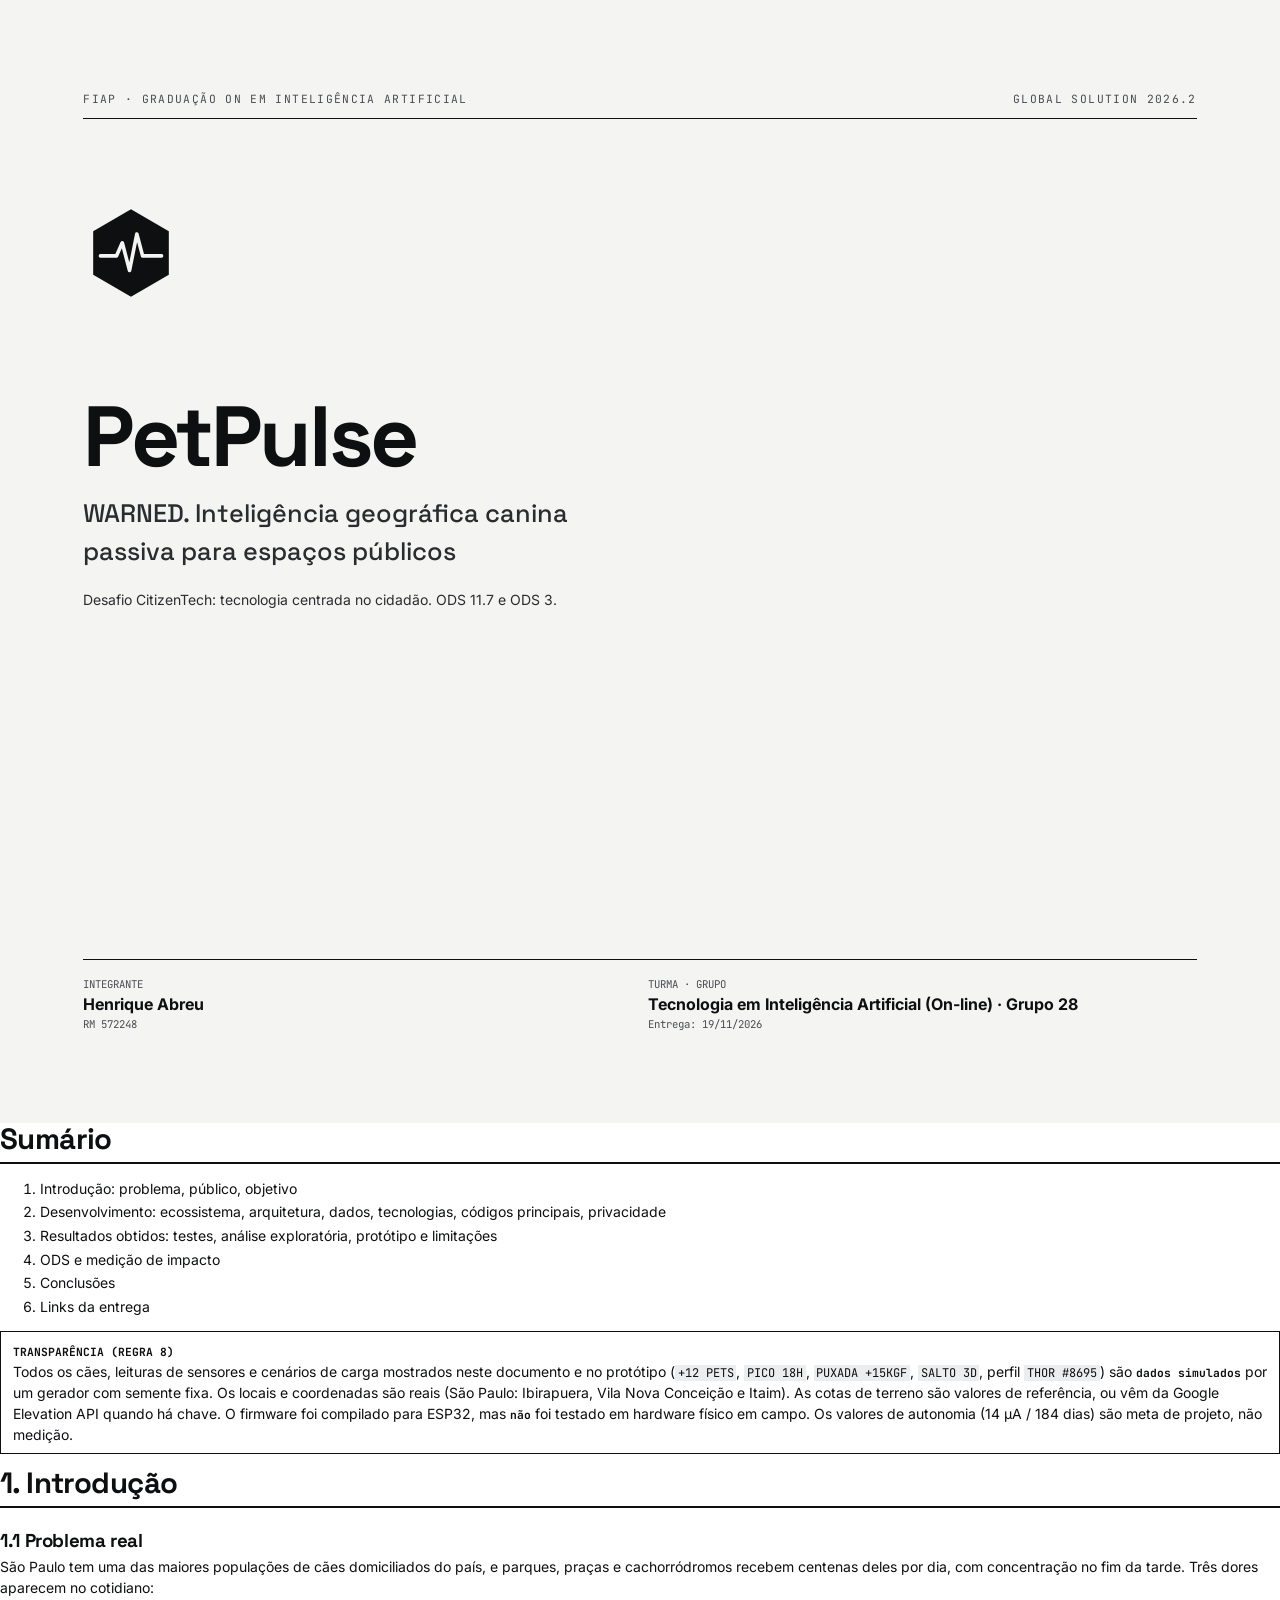
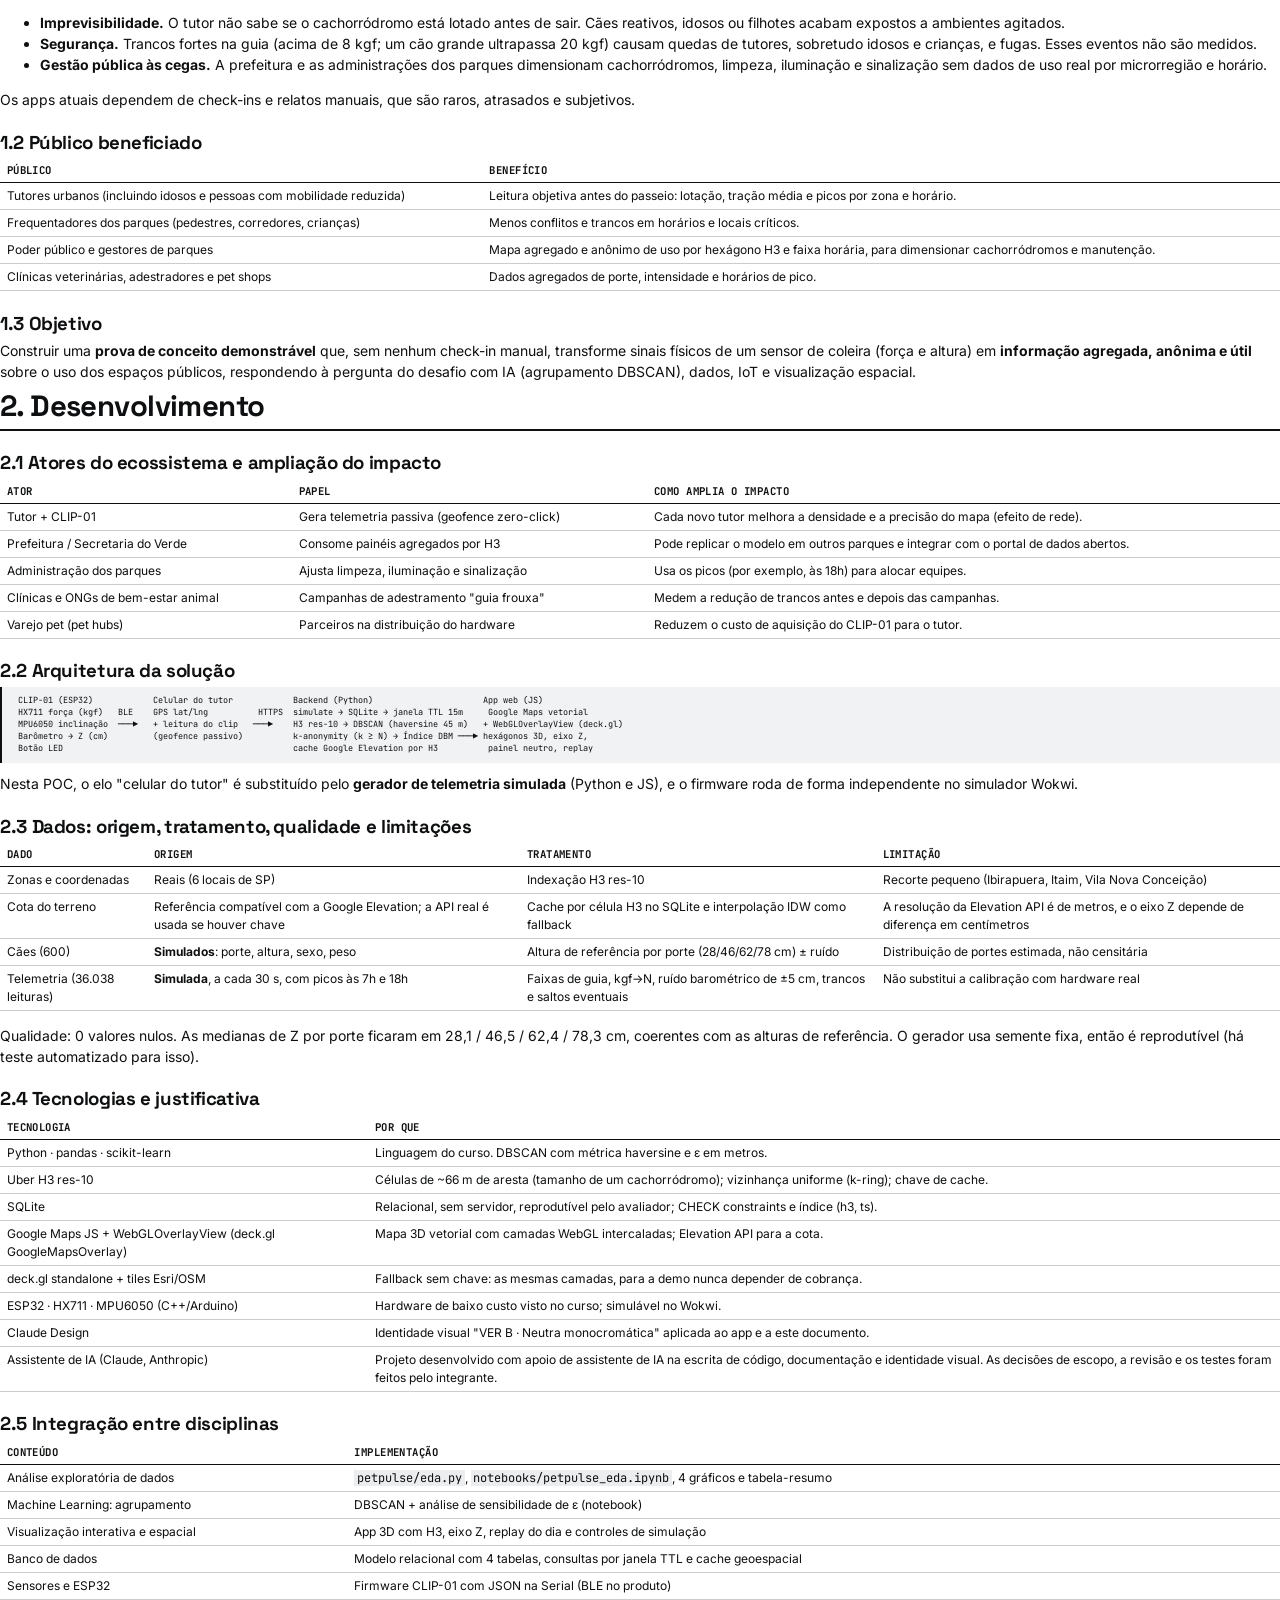
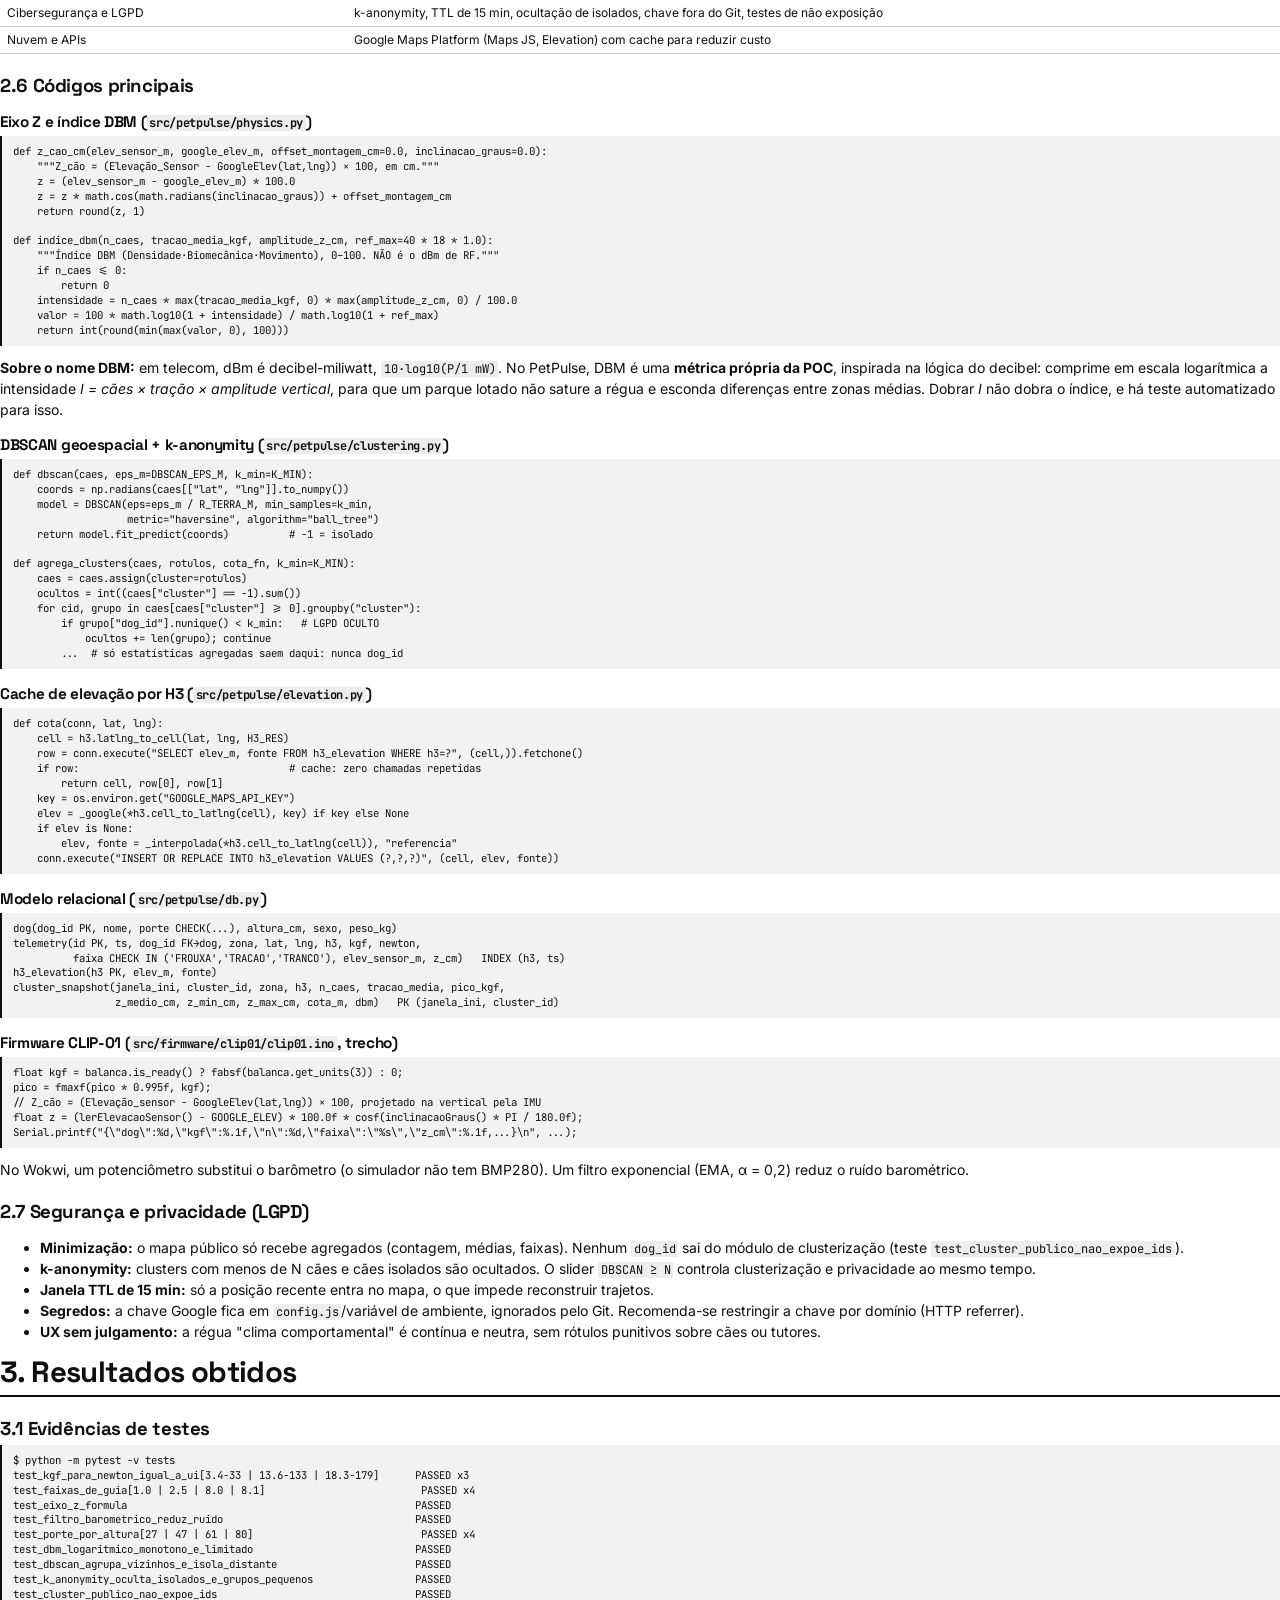
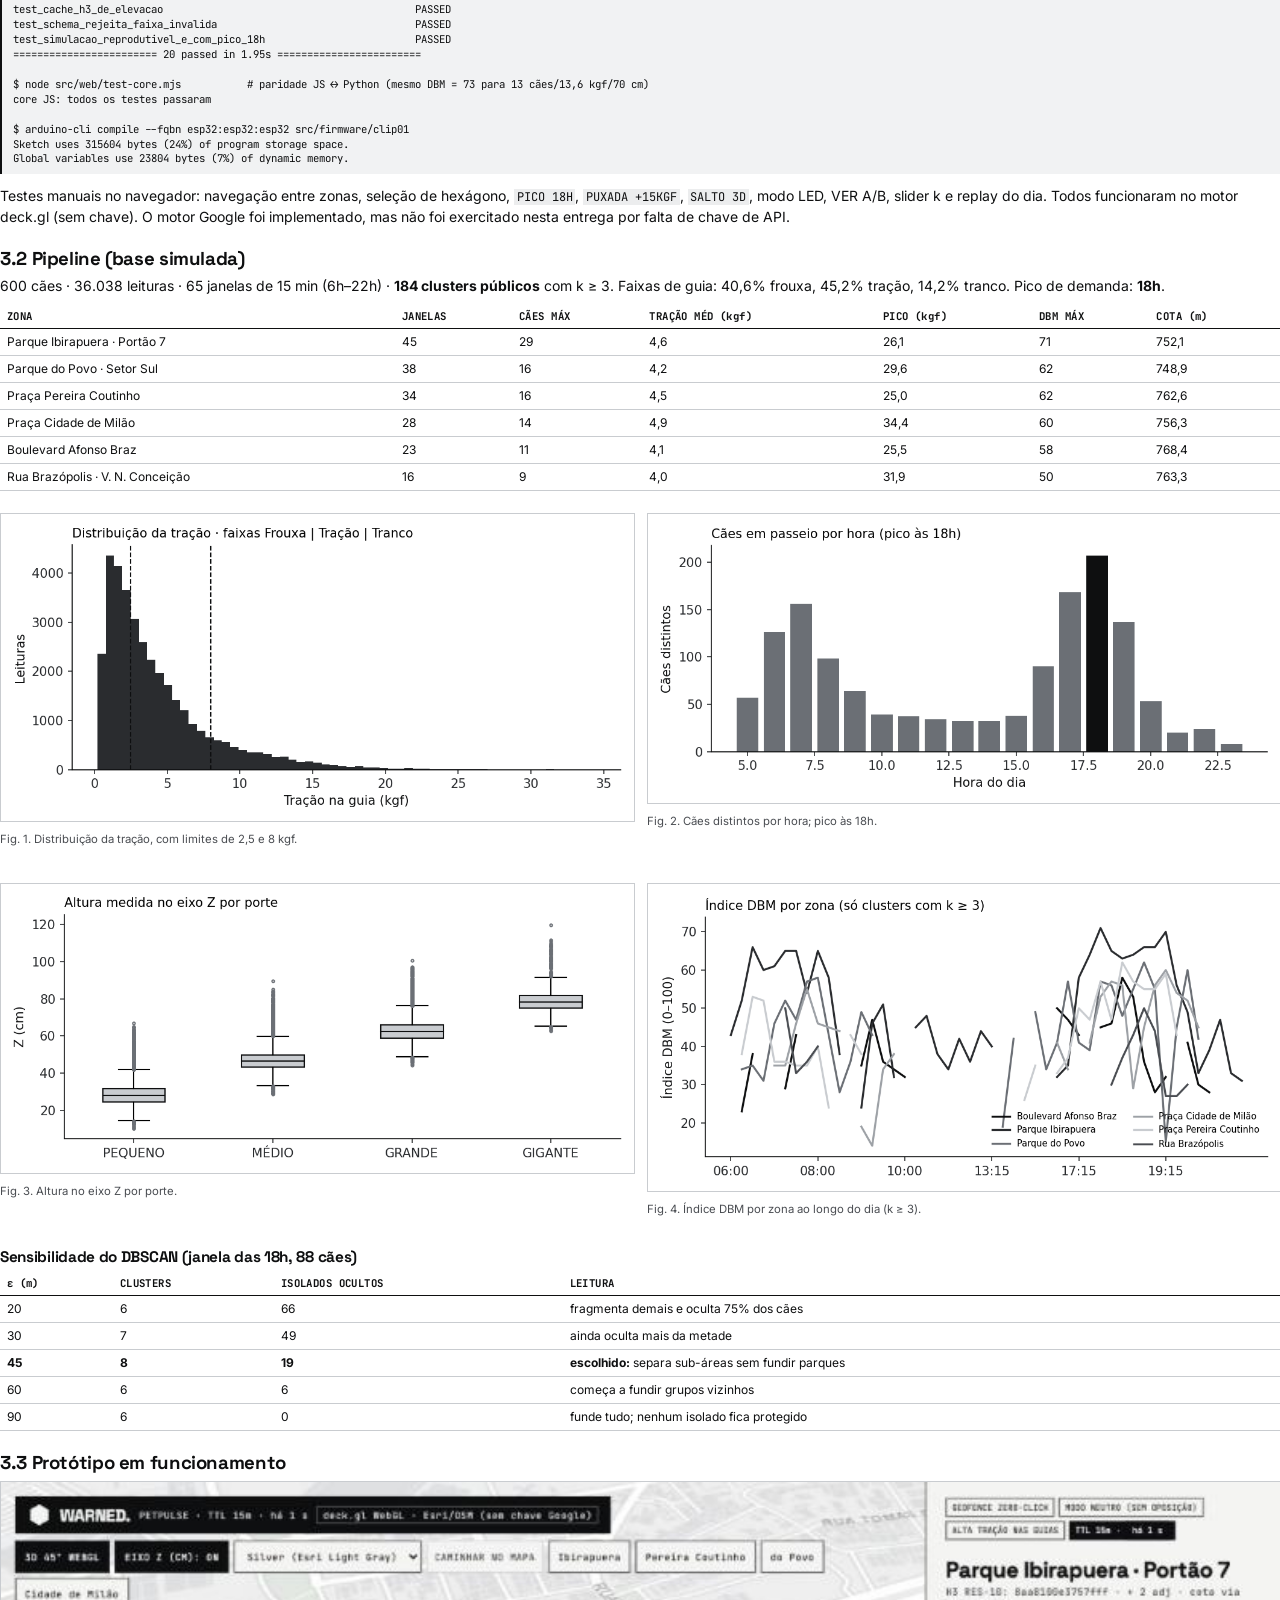
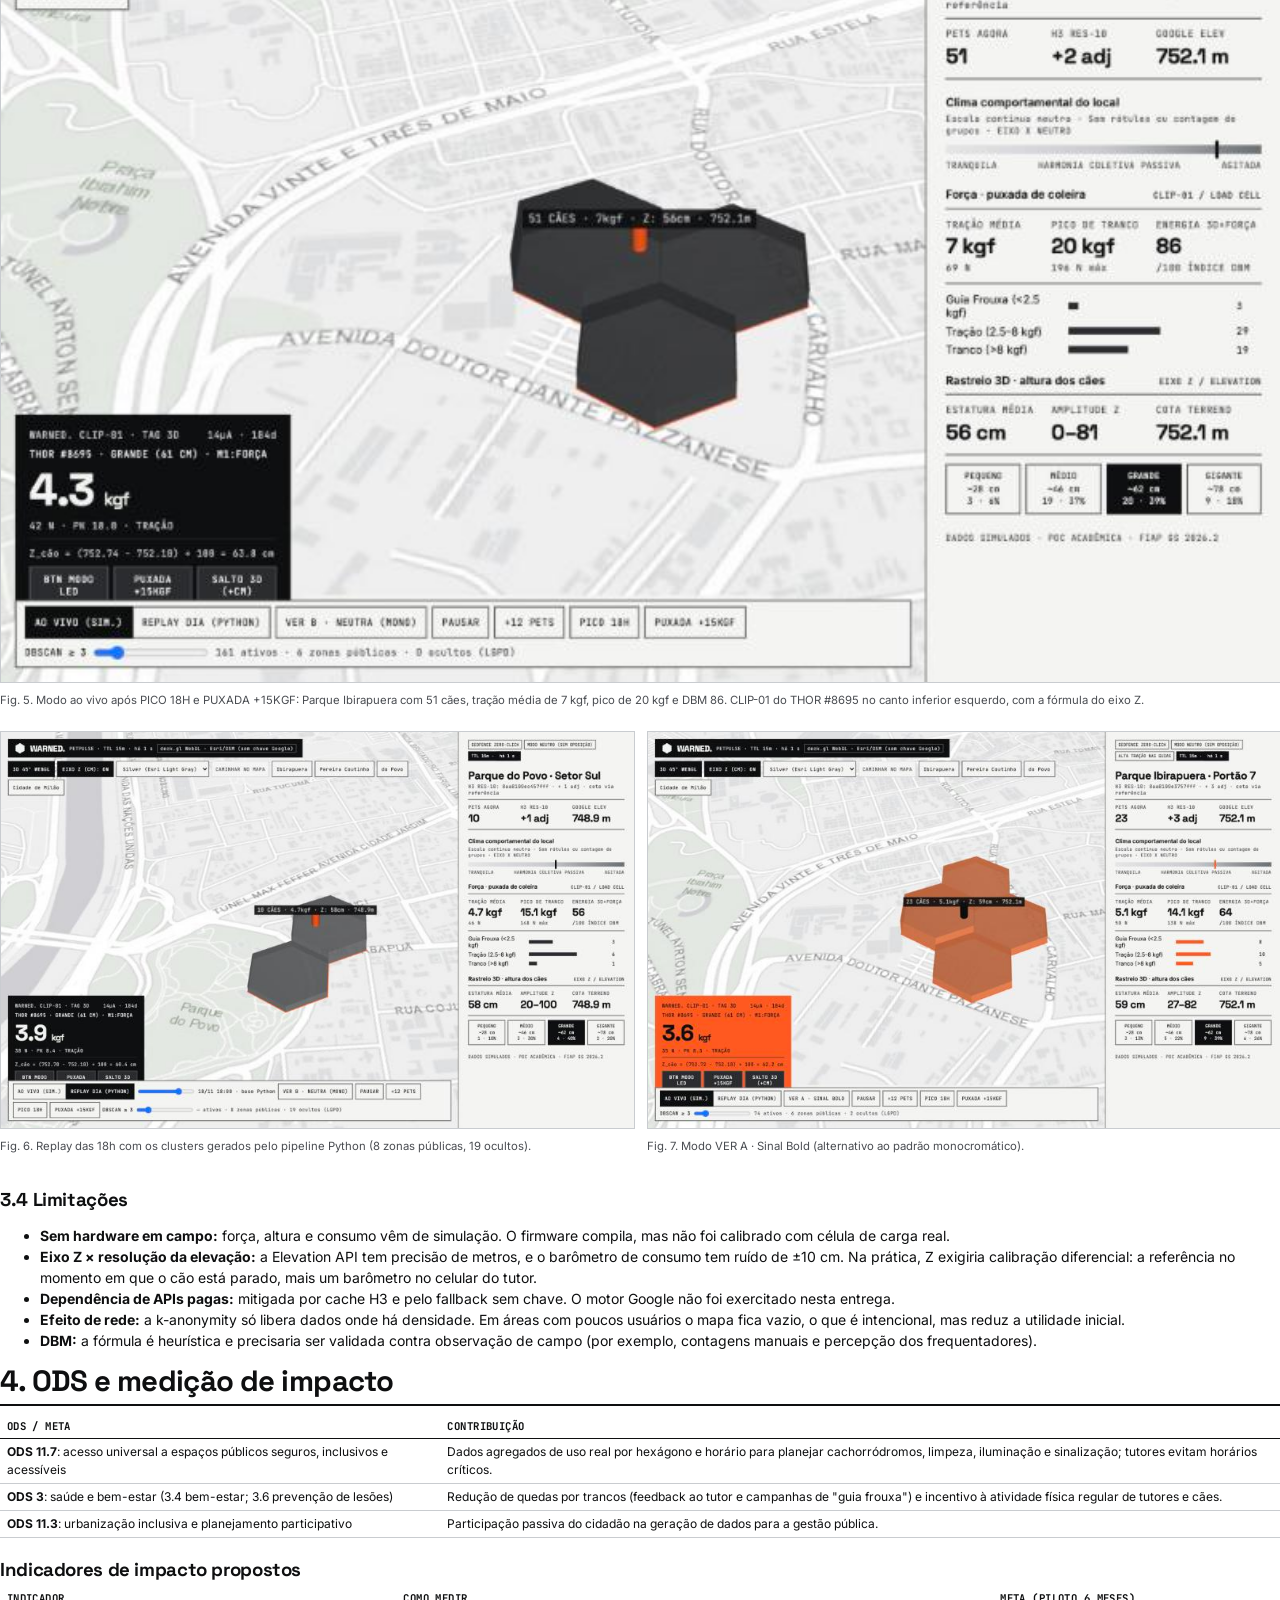
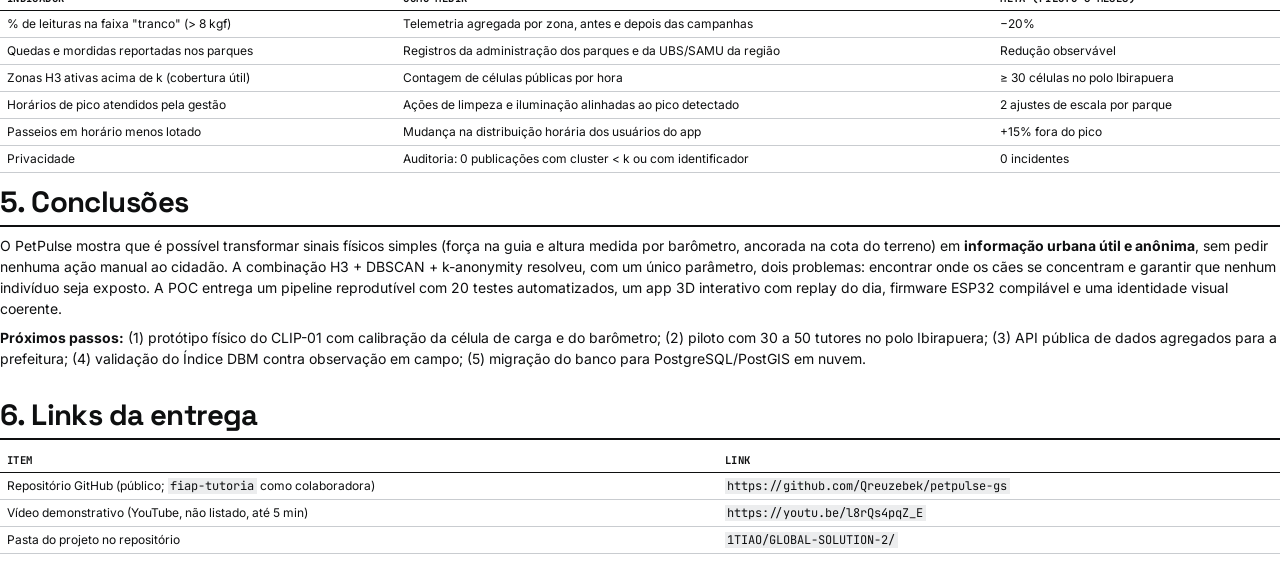
<file: 1TIAO/GLOBAL-SOLUTION-2/docs/entrega.html>
<!doctype html>
<html lang="pt-BR">
<head>
<meta charset="utf-8">
<title>PetPulse WARNED — Global Solution 2026.2</title>
<link href="https://fonts.googleapis.com/css2?family=Space+Grotesk:wght@500;700&family=Inter:wght@400;600&family=JetBrains+Mono:wght@400;600&display=swap" rel="stylesheet">
<style>
@page{size:A4;margin:18mm 18mm 20mm}
@page:first{margin:0}
:root{--ink:#0E0F10;--graf:#2A2C2F;--aco:#6B6F75;--nev:#C9CCD0;--bg:#F4F4F2;--dim:#4A4D52}
body{font-family:Inter,sans-serif;color:var(--ink);font-size:10.5pt;line-height:1.5;margin:0}
h1,h2,h3{font-family:'Space Grotesk',sans-serif;letter-spacing:-.02em;line-height:1.15}
h1{font-size:22pt;margin:0 0 6pt;border-bottom:1.5pt solid var(--ink);padding-bottom:4pt;break-after:avoid}
h2{font-size:14pt;margin:16pt 0 4pt;break-after:avoid}
h3{font-size:11.5pt;margin:12pt 0 3pt;break-after:avoid}
p{margin:0 0 6pt}
.mono,code,pre{font-family:'JetBrains Mono',monospace}
code{font-size:9pt;background:#ECEDEE;padding:0 2pt}
pre{font-size:8pt;line-height:1.4;background:#F1F2F3;border-left:2pt solid var(--ink);padding:6pt 8pt;white-space:pre-wrap;break-inside:avoid;margin:4pt 0 8pt}
table{border-collapse:collapse;width:100%;font-size:9pt;margin:4pt 0 10pt;break-inside:avoid}
th,td{border-bottom:.6pt solid var(--nev);padding:3pt 5pt;text-align:left;vertical-align:top}
th{border-bottom:1pt solid var(--ink);font-family:'JetBrains Mono',monospace;font-size:8pt;letter-spacing:.04em}
figure{margin:6pt 0 10pt;break-inside:avoid}
figure img{width:100%;border:.6pt solid var(--nev)}
figcaption{font-size:8.5pt;color:var(--dim);margin-top:3pt}
.half{display:grid;grid-template-columns:1fr 1fr;gap:10pt}
.note{border:1pt solid var(--ink);padding:6pt 9pt;margin:6pt 0 10pt;break-inside:avoid}
.note b{font-family:'JetBrains Mono',monospace;font-size:8.5pt}
section{break-before:page}
.cover{height:297mm;box-sizing:border-box;background:var(--bg);padding:24mm 22mm;display:flex;flex-direction:column;gap:14pt}
.cover .top{display:flex;justify-content:space-between;font-family:'JetBrains Mono',monospace;font-size:8.5pt;letter-spacing:.12em;color:var(--dim);border-bottom:1pt solid var(--ink);padding-bottom:8pt}
.cover .t1{font-family:'Space Grotesk',sans-serif;font-weight:700;font-size:64pt;letter-spacing:-.04em;line-height:.9;margin-top:60pt}
.cover .t2{font-family:'Space Grotesk',sans-serif;font-weight:500;font-size:19pt;color:var(--graf);max-width:150mm}
.cover .who{margin-top:auto;display:grid;grid-template-columns:1fr 1fr;gap:12pt;border-top:1pt solid var(--ink);padding-top:12pt}
.cover .who span{display:block;font-family:'JetBrains Mono',monospace;font-size:8pt;color:var(--dim)}
.cover .who b{font-size:12pt}
.toc li{margin:2pt 0}
</style>
</head>
<body>

<div class="cover">
  <div class="top"><span>FIAP · GRADUAÇÃO ON EM INTELIGÊNCIA ARTIFICIAL</span><span>GLOBAL SOLUTION 2026.2</span></div>
  <svg width="96" height="96" viewBox="0 0 132 132" style="margin-top:50pt"><polygon points="66,6 118,36 118,96 66,126 14,96 14,36" fill="#0E0F10"/><polyline points="24,70 46,70 54,52 64,90 74,40 82,70 108,70" fill="none" stroke="#F4F4F2" stroke-width="5" stroke-linejoin="round" stroke-linecap="round"/></svg>
  <div class="t1">PetPulse</div>
  <div class="t2">WARNED. Inteligência geográfica canina passiva para espaços públicos</div>
  <p style="max-width:140mm;color:#2A2C2F">Desafio CitizenTech: tecnologia centrada no cidadão. ODS 11.7 e ODS 3.</p>
  <div class="who">
    <div><span>INTEGRANTE</span><b>Henrique Abreu</b><br><span>RM 572248</span></div>
    <div><span>TURMA · GRUPO</span><b>Tecnologia em Inteligência Artificial (On-line) · Grupo 28</b><br><span>Entrega: 19/11/2026</span></div>
  </div>
</div>

<section style="break-before:auto">
<h1>Sumário</h1>
<ol class="toc">
  <li>Introdução: problema, público, objetivo</li>
  <li>Desenvolvimento: ecossistema, arquitetura, dados, tecnologias, códigos principais, privacidade</li>
  <li>Resultados obtidos: testes, análise exploratória, protótipo e limitações</li>
  <li>ODS e medição de impacto</li>
  <li>Conclusões</li>
  <li>Links da entrega</li>
</ol>
<div class="note"><b>TRANSPARÊNCIA (REGRA 8)</b><br>
Todos os cães, leituras de sensores e cenários de carga mostrados neste documento e no protótipo (<code>+12 PETS</code>, <code>PICO 18H</code>, <code>PUXADA +15KGF</code>, <code>SALTO 3D</code>, perfil <code>THOR #8695</code>) são <b>dados simulados</b> por um gerador com semente fixa. Os locais e coordenadas são reais (São Paulo: Ibirapuera, Vila Nova Conceição e Itaim). As cotas de terreno são valores de referência, ou vêm da Google Elevation API quando há chave. O firmware foi compilado para ESP32, mas <b>não</b> foi testado em hardware físico em campo. Os valores de autonomia (14 µA / 184 dias) são meta de projeto, não medição.</div>
</section>

<section style="break-before:auto">
<h1>1. Introdução</h1>
<h2>1.1 Problema real</h2>
<p>São Paulo tem uma das maiores populações de cães domiciliados do país, e parques, praças e cachorródromos recebem centenas deles por dia, com concentração no fim da tarde. Três dores aparecem no cotidiano:</p>
<ul>
<li><b>Imprevisibilidade.</b> O tutor não sabe se o cachorródromo está lotado antes de sair. Cães reativos, idosos ou filhotes acabam expostos a ambientes agitados.</li>
<li><b>Segurança.</b> Trancos fortes na guia (acima de 8 kgf; um cão grande ultrapassa 20 kgf) causam quedas de tutores, sobretudo idosos e crianças, e fugas. Esses eventos não são medidos.</li>
<li><b>Gestão pública às cegas.</b> A prefeitura e as administrações dos parques dimensionam cachorródromos, limpeza, iluminação e sinalização sem dados de uso real por microrregião e horário.</li>
</ul>
<p>Os apps atuais dependem de check-ins e relatos manuais, que são raros, atrasados e subjetivos.</p>

<h2>1.2 Público beneficiado</h2>
<table>
<tr><th>PÚBLICO</th><th>BENEFÍCIO</th></tr>
<tr><td>Tutores urbanos (incluindo idosos e pessoas com mobilidade reduzida)</td><td>Leitura objetiva antes do passeio: lotação, tração média e picos por zona e horário.</td></tr>
<tr><td>Frequentadores dos parques (pedestres, corredores, crianças)</td><td>Menos conflitos e trancos em horários e locais críticos.</td></tr>
<tr><td>Poder público e gestores de parques</td><td>Mapa agregado e anônimo de uso por hexágono H3 e faixa horária, para dimensionar cachorródromos e manutenção.</td></tr>
<tr><td>Clínicas veterinárias, adestradores e pet shops</td><td>Dados agregados de porte, intensidade e horários de pico.</td></tr>
</table>

<h2>1.3 Objetivo</h2>
<p>Construir uma <b>prova de conceito demonstrável</b> que, sem nenhum check-in manual, transforme sinais físicos de um sensor de coleira (força e altura) em <b>informação agregada, anônima e útil</b> sobre o uso dos espaços públicos, respondendo à pergunta do desafio com IA (agrupamento DBSCAN), dados, IoT e visualização espacial.</p>
</section>

<section>
<h1>2. Desenvolvimento</h1>
<h2>2.1 Atores do ecossistema e ampliação do impacto</h2>
<table>
<tr><th>ATOR</th><th>PAPEL</th><th>COMO AMPLIA O IMPACTO</th></tr>
<tr><td>Tutor + CLIP-01</td><td>Gera telemetria passiva (geofence zero-click)</td><td>Cada novo tutor melhora a densidade e a precisão do mapa (efeito de rede).</td></tr>
<tr><td>Prefeitura / Secretaria do Verde</td><td>Consome painéis agregados por H3</td><td>Pode replicar o modelo em outros parques e integrar com o portal de dados abertos.</td></tr>
<tr><td>Administração dos parques</td><td>Ajusta limpeza, iluminação e sinalização</td><td>Usa os picos (por exemplo, às 18h) para alocar equipes.</td></tr>
<tr><td>Clínicas e ONGs de bem-estar animal</td><td>Campanhas de adestramento "guia frouxa"</td><td>Medem a redução de trancos antes e depois das campanhas.</td></tr>
<tr><td>Varejo pet (pet hubs)</td><td>Parceiros na distribuição do hardware</td><td>Reduzem o custo de aquisição do CLIP-01 para o tutor.</td></tr>
</table>

<h2>2.2 Arquitetura da solução</h2>
<pre style="white-space:pre;font-size:6.4pt">
 CLIP-01 (ESP32)            Celular do tutor            Backend (Python)                      App web (JS)
 HX711 força (kgf)   BLE    GPS lat/lng          HTTPS  simulate → SQLite → janela TTL 15m     Google Maps vetorial
 MPU6050 inclinação  ───▶   + leitura do clip   ───▶    H3 res-10 → DBSCAN (haversine 45 m)   + WebGLOverlayView (deck.gl)
 Barômetro → Z (cm)         (geofence passivo)          k-anonymity (k ≥ N) → Índice DBM ───▶ hexágonos 3D, eixo Z,
 Botão LED                                              cache Google Elevation por H3          painel neutro, replay
</pre>
<p>Nesta POC, o elo "celular do tutor" é substituído pelo <b>gerador de telemetria simulada</b> (Python e JS), e o firmware roda de forma independente no simulador Wokwi.</p>

<h2>2.3 Dados: origem, tratamento, qualidade e limitações</h2>
<table>
<tr><th>DADO</th><th>ORIGEM</th><th>TRATAMENTO</th><th>LIMITAÇÃO</th></tr>
<tr><td>Zonas e coordenadas</td><td>Reais (6 locais de SP)</td><td>Indexação H3 res-10</td><td>Recorte pequeno (Ibirapuera, Itaim, Vila Nova Conceição)</td></tr>
<tr><td>Cota do terreno</td><td>Referência compatível com a Google Elevation; a API real é usada se houver chave</td><td>Cache por célula H3 no SQLite e interpolação IDW como fallback</td><td>A resolução da Elevation API é de metros, e o eixo Z depende de diferença em centímetros</td></tr>
<tr><td>Cães (600)</td><td><b>Simulados</b>: porte, altura, sexo, peso</td><td>Altura de referência por porte (28/46/62/78 cm) ± ruído</td><td>Distribuição de portes estimada, não censitária</td></tr>
<tr><td>Telemetria (36.038 leituras)</td><td><b>Simulada</b>, a cada 30 s, com picos às 7h e 18h</td><td>Faixas de guia, kgf→N, ruído barométrico de ±5 cm, trancos e saltos eventuais</td><td>Não substitui a calibração com hardware real</td></tr>
</table>
<p>Qualidade: 0 valores nulos. As medianas de Z por porte ficaram em 28,1 / 46,5 / 62,4 / 78,3 cm, coerentes com as alturas de referência. O gerador usa semente fixa, então é reprodutível (há teste automatizado para isso).</p>

<h2>2.4 Tecnologias e justificativa</h2>
<table>
<tr><th>TECNOLOGIA</th><th>POR QUE</th></tr>
<tr><td>Python · pandas · scikit-learn</td><td>Linguagem do curso. DBSCAN com métrica haversine e ε em metros.</td></tr>
<tr><td>Uber H3 res-10</td><td>Células de ~66 m de aresta (tamanho de um cachorródromo); vizinhança uniforme (k-ring); chave de cache.</td></tr>
<tr><td>SQLite</td><td>Relacional, sem servidor, reprodutível pelo avaliador; CHECK constraints e índice (h3, ts).</td></tr>
<tr><td>Google Maps JS + WebGLOverlayView (deck.gl GoogleMapsOverlay)</td><td>Mapa 3D vetorial com camadas WebGL intercaladas; Elevation API para a cota.</td></tr>
<tr><td>deck.gl standalone + tiles Esri/OSM</td><td>Fallback sem chave: as mesmas camadas, para a demo nunca depender de cobrança.</td></tr>
<tr><td>ESP32 · HX711 · MPU6050 (C++/Arduino)</td><td>Hardware de baixo custo visto no curso; simulável no Wokwi.</td></tr>
<tr><td>Claude Design</td><td>Identidade visual "VER B · Neutra monocromática" aplicada ao app e a este documento.</td></tr>
<tr><td>Assistente de IA (Claude, Anthropic)</td><td>Projeto desenvolvido com apoio de assistente de IA na escrita de código, documentação e identidade visual. As decisões de escopo, a revisão e os testes foram feitos pelo integrante.</td></tr>
</table>

<h2>2.5 Integração entre disciplinas</h2>
<table>
<tr><th>CONTEÚDO</th><th>IMPLEMENTAÇÃO</th></tr>
<tr><td>Análise exploratória de dados</td><td><code>petpulse/eda.py</code>, <code>notebooks/petpulse_eda.ipynb</code>, 4 gráficos e tabela-resumo</td></tr>
<tr><td>Machine Learning: agrupamento</td><td>DBSCAN + análise de sensibilidade de ε (notebook)</td></tr>
<tr><td>Visualização interativa e espacial</td><td>App 3D com H3, eixo Z, replay do dia e controles de simulação</td></tr>
<tr><td>Banco de dados</td><td>Modelo relacional com 4 tabelas, consultas por janela TTL e cache geoespacial</td></tr>
<tr><td>Sensores e ESP32</td><td>Firmware CLIP-01 com JSON na Serial (BLE no produto)</td></tr>
<tr><td>Cibersegurança e LGPD</td><td>k-anonymity, TTL de 15 min, ocultação de isolados, chave fora do Git, testes de não exposição</td></tr>
<tr><td>Nuvem e APIs</td><td>Google Maps Platform (Maps JS, Elevation) com cache para reduzir custo</td></tr>
</table>
</section>

<section>
<h2>2.6 Códigos principais</h2>
<h3>Eixo Z e índice DBM (<code>src/petpulse/physics.py</code>)</h3>
<pre>def z_cao_cm(elev_sensor_m, google_elev_m, offset_montagem_cm=0.0, inclinacao_graus=0.0):
    """Z_cão = (Elevação_Sensor − GoogleElev(lat,lng)) × 100, em cm."""
    z = (elev_sensor_m - google_elev_m) * 100.0
    z = z * math.cos(math.radians(inclinacao_graus)) + offset_montagem_cm
    return round(z, 1)

def indice_dbm(n_caes, tracao_media_kgf, amplitude_z_cm, ref_max=40 * 18 * 1.0):
    """Índice DBM (Densidade·Biomecânica·Movimento), 0–100. NÃO é o dBm de RF."""
    if n_caes &lt;= 0:
        return 0
    intensidade = n_caes * max(tracao_media_kgf, 0) * max(amplitude_z_cm, 0) / 100.0
    valor = 100 * math.log10(1 + intensidade) / math.log10(1 + ref_max)
    return int(round(min(max(valor, 0), 100)))</pre>
<p><b>Sobre o nome DBM:</b> em telecom, dBm é decibel-miliwatt, <code>10·log10(P/1 mW)</code>. No PetPulse, DBM é uma <b>métrica própria da POC</b>, inspirada na lógica do decibel: comprime em escala logarítmica a intensidade <i>I = cães × tração × amplitude vertical</i>, para que um parque lotado não sature a régua e esconda diferenças entre zonas médias. Dobrar <i>I</i> não dobra o índice, e há teste automatizado para isso.</p>

<h3>DBSCAN geoespacial + k-anonymity (<code>src/petpulse/clustering.py</code>)</h3>
<pre>def dbscan(caes, eps_m=DBSCAN_EPS_M, k_min=K_MIN):
    coords = np.radians(caes[["lat", "lng"]].to_numpy())
    model = DBSCAN(eps=eps_m / R_TERRA_M, min_samples=k_min,
                   metric="haversine", algorithm="ball_tree")
    return model.fit_predict(coords)          # -1 = isolado

def agrega_clusters(caes, rotulos, cota_fn, k_min=K_MIN):
    caes = caes.assign(cluster=rotulos)
    ocultos = int((caes["cluster"] == -1).sum())
    for cid, grupo in caes[caes["cluster"] &gt;= 0].groupby("cluster"):
        if grupo["dog_id"].nunique() &lt; k_min:   # LGPD OCULTO
            ocultos += len(grupo); continue
        ...  # só estatísticas agregadas saem daqui: nunca dog_id</pre>

<h3>Cache de elevação por H3 (<code>src/petpulse/elevation.py</code>)</h3>
<pre>def cota(conn, lat, lng):
    cell = h3.latlng_to_cell(lat, lng, H3_RES)
    row = conn.execute("SELECT elev_m, fonte FROM h3_elevation WHERE h3=?", (cell,)).fetchone()
    if row:                                   # cache: zero chamadas repetidas
        return cell, row[0], row[1]
    key = os.environ.get("GOOGLE_MAPS_API_KEY")
    elev = _google(*h3.cell_to_latlng(cell), key) if key else None
    if elev is None:
        elev, fonte = _interpolada(*h3.cell_to_latlng(cell)), "referencia"
    conn.execute("INSERT OR REPLACE INTO h3_elevation VALUES (?,?,?)", (cell, elev, fonte))</pre>

<h3>Modelo relacional (<code>src/petpulse/db.py</code>)</h3>
<pre>dog(dog_id PK, nome, porte CHECK(...), altura_cm, sexo, peso_kg)
telemetry(id PK, ts, dog_id FK→dog, zona, lat, lng, h3, kgf, newton,
          faixa CHECK IN ('FROUXA','TRACAO','TRANCO'), elev_sensor_m, z_cm)   INDEX (h3, ts)
h3_elevation(h3 PK, elev_m, fonte)
cluster_snapshot(janela_ini, cluster_id, zona, h3, n_caes, tracao_media, pico_kgf,
                 z_medio_cm, z_min_cm, z_max_cm, cota_m, dbm)   PK (janela_ini, cluster_id)</pre>

<h3>Firmware CLIP-01 (<code>src/firmware/clip01/clip01.ino</code>, trecho)</h3>
<pre>float kgf = balanca.is_ready() ? fabsf(balanca.get_units(3)) : 0;
pico = fmaxf(pico * 0.995f, kgf);
// Z_cão = (Elevação_sensor − GoogleElev(lat,lng)) × 100, projetado na vertical pela IMU
float z = (lerElevacaoSensor() - GOOGLE_ELEV) * 100.0f * cosf(inclinacaoGraus() * PI / 180.0f);
Serial.printf("{\"dog\":%d,\"kgf\":%.1f,\"n\":%d,\"faixa\":\"%s\",\"z_cm\":%.1f,...}\n", ...);</pre>
<p>No Wokwi, um potenciômetro substitui o barômetro (o simulador não tem BMP280). Um filtro exponencial (EMA, α = 0,2) reduz o ruído barométrico.</p>

<h2>2.7 Segurança e privacidade (LGPD)</h2>
<ul>
<li><b>Minimização:</b> o mapa público só recebe agregados (contagem, médias, faixas). Nenhum <code>dog_id</code> sai do módulo de clusterização (teste <code>test_cluster_publico_nao_expoe_ids</code>).</li>
<li><b>k-anonymity:</b> clusters com menos de N cães e cães isolados são ocultados. O slider <code>DBSCAN ≥ N</code> controla clusterização e privacidade ao mesmo tempo.</li>
<li><b>Janela TTL de 15 min:</b> só a posição recente entra no mapa, o que impede reconstruir trajetos.</li>
<li><b>Segredos:</b> a chave Google fica em <code>config.js</code>/variável de ambiente, ignorados pelo Git. Recomenda-se restringir a chave por domínio (HTTP referrer).</li>
<li><b>UX sem julgamento:</b> a régua "clima comportamental" é contínua e neutra, sem rótulos punitivos sobre cães ou tutores.</li>
</ul>
</section>

<section>
<h1>3. Resultados obtidos</h1>
<h2>3.1 Evidências de testes</h2>
<pre>$ python -m pytest -v tests
test_kgf_para_newton_igual_a_ui[3.4-33 | 13.6-133 | 18.3-179]      PASSED x3
test_faixas_de_guia[1.0 | 2.5 | 8.0 | 8.1]                          PASSED x4
test_eixo_z_formula                                                PASSED
test_filtro_barometrico_reduz_ruido                                PASSED
test_porte_por_altura[27 | 47 | 61 | 80]                            PASSED x4
test_dbm_logaritmico_monotono_e_limitado                           PASSED
test_dbscan_agrupa_vizinhos_e_isola_distante                       PASSED
test_k_anonymity_oculta_isolados_e_grupos_pequenos                 PASSED
test_cluster_publico_nao_expoe_ids                                 PASSED
test_cache_h3_de_elevacao                                          PASSED
test_schema_rejeita_faixa_invalida                                 PASSED
test_simulacao_reprodutivel_e_com_pico_18h                         PASSED
======================== 20 passed in 1.95s ========================

$ node src/web/test-core.mjs           # paridade JS ↔ Python (mesmo DBM = 73 para 13 cães/13,6 kgf/70 cm)
core JS: todos os testes passaram

$ arduino-cli compile --fqbn esp32:esp32:esp32 src/firmware/clip01
Sketch uses 315604 bytes (24%) of program storage space.
Global variables use 23804 bytes (7%) of dynamic memory.</pre>
<p>Testes manuais no navegador: navegação entre zonas, seleção de hexágono, <code>PICO 18H</code>, <code>PUXADA +15KGF</code>, <code>SALTO 3D</code>, modo LED, VER A/B, slider k e replay do dia. Todos funcionaram no motor deck.gl (sem chave). O motor Google foi implementado, mas não foi exercitado nesta entrega por falta de chave de API.</p>

<h2>3.2 Pipeline (base simulada)</h2>
<p>600 cães · 36.038 leituras · 65 janelas de 15 min (6h–22h) · <b>184 clusters públicos</b> com k ≥ 3. Faixas de guia: 40,6% frouxa, 45,2% tração, 14,2% tranco. Pico de demanda: <b>18h</b>.</p>
<table>
<tr><th>ZONA</th><th>JANELAS</th><th>CÃES MÁX</th><th>TRAÇÃO MÉD (kgf)</th><th>PICO (kgf)</th><th>DBM MÁX</th><th>COTA (m)</th></tr>
<tr><td>Parque Ibirapuera · Portão 7</td><td>45</td><td>29</td><td>4,6</td><td>26,1</td><td>71</td><td>752,1</td></tr>
<tr><td>Parque do Povo · Setor Sul</td><td>38</td><td>16</td><td>4,2</td><td>29,6</td><td>62</td><td>748,9</td></tr>
<tr><td>Praça Pereira Coutinho</td><td>34</td><td>16</td><td>4,5</td><td>25,0</td><td>62</td><td>762,6</td></tr>
<tr><td>Praça Cidade de Milão</td><td>28</td><td>14</td><td>4,9</td><td>34,4</td><td>60</td><td>756,3</td></tr>
<tr><td>Boulevard Afonso Braz</td><td>23</td><td>11</td><td>4,1</td><td>25,5</td><td>58</td><td>768,4</td></tr>
<tr><td>Rua Brazópolis · V. N. Conceição</td><td>16</td><td>9</td><td>4,0</td><td>31,9</td><td>50</td><td>763,3</td></tr>
</table>

<div class="half">
<figure><img src="img/eda_tracao.png"><figcaption>Fig. 1. Distribuição da tração, com limites de 2,5 e 8 kgf.</figcaption></figure>
<figure><img src="img/eda_hora.png"><figcaption>Fig. 2. Cães distintos por hora; pico às 18h.</figcaption></figure>
<figure><img src="img/eda_eixo_z.png"><figcaption>Fig. 3. Altura no eixo Z por porte.</figcaption></figure>
<figure><img src="img/eda_dbm.png"><figcaption>Fig. 4. Índice DBM por zona ao longo do dia (k ≥ 3).</figcaption></figure>
</div>

<h3>Sensibilidade do DBSCAN (janela das 18h, 88 cães)</h3>
<table>
<tr><th>ε (m)</th><th>CLUSTERS</th><th>ISOLADOS OCULTOS</th><th>LEITURA</th></tr>
<tr><td>20</td><td>6</td><td>66</td><td>fragmenta demais e oculta 75% dos cães</td></tr>
<tr><td>30</td><td>7</td><td>49</td><td>ainda oculta mais da metade</td></tr>
<tr><td><b>45</b></td><td><b>8</b></td><td><b>19</b></td><td><b>escolhido:</b> separa sub-áreas sem fundir parques</td></tr>
<tr><td>60</td><td>6</td><td>6</td><td>começa a fundir grupos vizinhos</td></tr>
<tr><td>90</td><td>6</td><td>0</td><td>funde tudo; nenhum isolado fica protegido</td></tr>
</table>
</section>

<section>
<h2>3.3 Protótipo em funcionamento</h2>
<figure><img src="img/app_ibirapuera_pico.jpg"><figcaption>Fig. 5. Modo ao vivo após PICO 18H e PUXADA +15KGF: Parque Ibirapuera com 51 cães, tração média de 7 kgf, pico de 20 kgf e DBM 86. CLIP-01 do THOR #8695 no canto inferior esquerdo, com a fórmula do eixo Z.</figcaption></figure>
<div class="half">
<figure><img src="img/app_replay_python.jpg"><figcaption>Fig. 6. Replay das 18h com os clusters gerados pelo pipeline Python (8 zonas públicas, 19 ocultos).</figcaption></figure>
<figure><img src="img/app_ver_a.jpg"><figcaption>Fig. 7. Modo VER A · Sinal Bold (alternativo ao padrão monocromático).</figcaption></figure>
</div>

<h2>3.4 Limitações</h2>
<ul>
<li><b>Sem hardware em campo:</b> força, altura e consumo vêm de simulação. O firmware compila, mas não foi calibrado com célula de carga real.</li>
<li><b>Eixo Z × resolução da elevação:</b> a Elevation API tem precisão de metros, e o barômetro de consumo tem ruído de ±10 cm. Na prática, Z exigiria calibração diferencial: a referência no momento em que o cão está parado, mais um barômetro no celular do tutor.</li>
<li><b>Dependência de APIs pagas:</b> mitigada por cache H3 e pelo fallback sem chave. O motor Google não foi exercitado nesta entrega.</li>
<li><b>Efeito de rede:</b> a k-anonymity só libera dados onde há densidade. Em áreas com poucos usuários o mapa fica vazio, o que é intencional, mas reduz a utilidade inicial.</li>
<li><b>DBM:</b> a fórmula é heurística e precisaria ser validada contra observação de campo (por exemplo, contagens manuais e percepção dos frequentadores).</li>
</ul>
</section>

<section>
<h1>4. ODS e medição de impacto</h1>
<table>
<tr><th>ODS / META</th><th>CONTRIBUIÇÃO</th></tr>
<tr><td><b>ODS 11.7</b>: acesso universal a espaços públicos seguros, inclusivos e acessíveis</td><td>Dados agregados de uso real por hexágono e horário para planejar cachorródromos, limpeza, iluminação e sinalização; tutores evitam horários críticos.</td></tr>
<tr><td><b>ODS 3</b>: saúde e bem-estar (3.4 bem-estar; 3.6 prevenção de lesões)</td><td>Redução de quedas por trancos (feedback ao tutor e campanhas de "guia frouxa") e incentivo à atividade física regular de tutores e cães.</td></tr>
<tr><td><b>ODS 11.3</b>: urbanização inclusiva e planejamento participativo</td><td>Participação passiva do cidadão na geração de dados para a gestão pública.</td></tr>
</table>
<h2>Indicadores de impacto propostos</h2>
<table>
<tr><th>INDICADOR</th><th>COMO MEDIR</th><th>META (PILOTO 6 MESES)</th></tr>
<tr><td>% de leituras na faixa "tranco" (&gt; 8 kgf)</td><td>Telemetria agregada por zona, antes e depois das campanhas</td><td>−20%</td></tr>
<tr><td>Quedas e mordidas reportadas nos parques</td><td>Registros da administração dos parques e da UBS/SAMU da região</td><td>Redução observável</td></tr>
<tr><td>Zonas H3 ativas acima de k (cobertura útil)</td><td>Contagem de células públicas por hora</td><td>≥ 30 células no polo Ibirapuera</td></tr>
<tr><td>Horários de pico atendidos pela gestão</td><td>Ações de limpeza e iluminação alinhadas ao pico detectado</td><td>2 ajustes de escala por parque</td></tr>
<tr><td>Passeios em horário menos lotado</td><td>Mudança na distribuição horária dos usuários do app</td><td>+15% fora do pico</td></tr>
<tr><td>Privacidade</td><td>Auditoria: 0 publicações com cluster &lt; k ou com identificador</td><td>0 incidentes</td></tr>
</table>
</section>

<section style="break-before:auto">
<h1>5. Conclusões</h1>
<p>O PetPulse mostra que é possível transformar sinais físicos simples (força na guia e altura medida por barômetro, ancorada na cota do terreno) em <b>informação urbana útil e anônima</b>, sem pedir nenhuma ação manual ao cidadão. A combinação H3 + DBSCAN + k-anonymity resolveu, com um único parâmetro, dois problemas: encontrar onde os cães se concentram e garantir que nenhum indivíduo seja exposto. A POC entrega um pipeline reprodutível com 20 testes automatizados, um app 3D interativo com replay do dia, firmware ESP32 compilável e uma identidade visual coerente.</p>
<p><b>Próximos passos:</b> (1) protótipo físico do CLIP-01 com calibração da célula de carga e do barômetro; (2) piloto com 30 a 50 tutores no polo Ibirapuera; (3) API pública de dados agregados para a prefeitura; (4) validação do Índice DBM contra observação em campo; (5) migração do banco para PostgreSQL/PostGIS em nuvem.</p>

<h1 style="margin-top:22pt">6. Links da entrega</h1>
<table>
<tr><th>ITEM</th><th>LINK</th></tr>
<tr><td>Repositório GitHub (público; <code>fiap-tutoria</code> como colaboradora)</td><td><code>https://github.com/Qreuzebek/petpulse-gs</code></td></tr>
<tr><td>Vídeo demonstrativo (YouTube, não listado, até 5 min)</td><td><code>https://youtu.be/l8rQs4pqZ_E</code></td></tr>
<tr><td>Pasta do projeto no repositório</td><td><code>1TIAO/GLOBAL-SOLUTION-2/</code></td></tr>
</table>
</section>
</body>
</html>
</file>
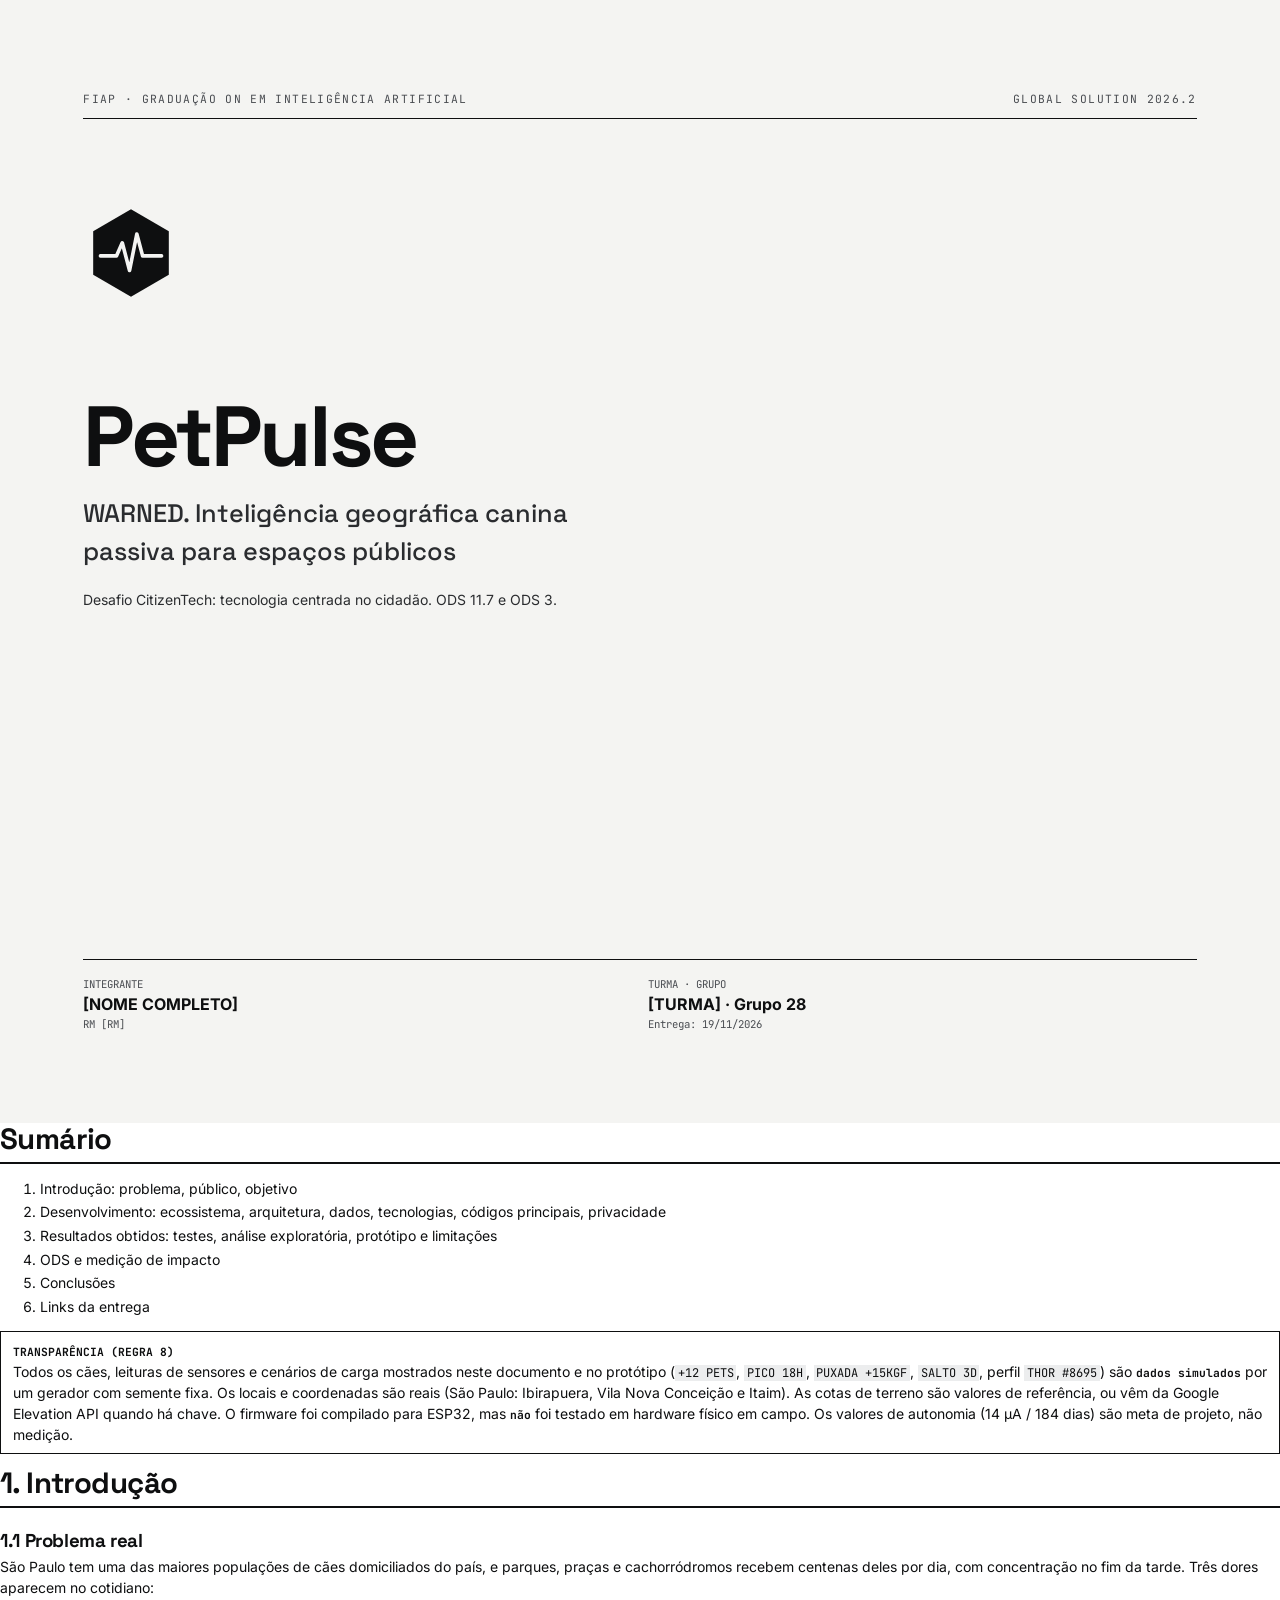
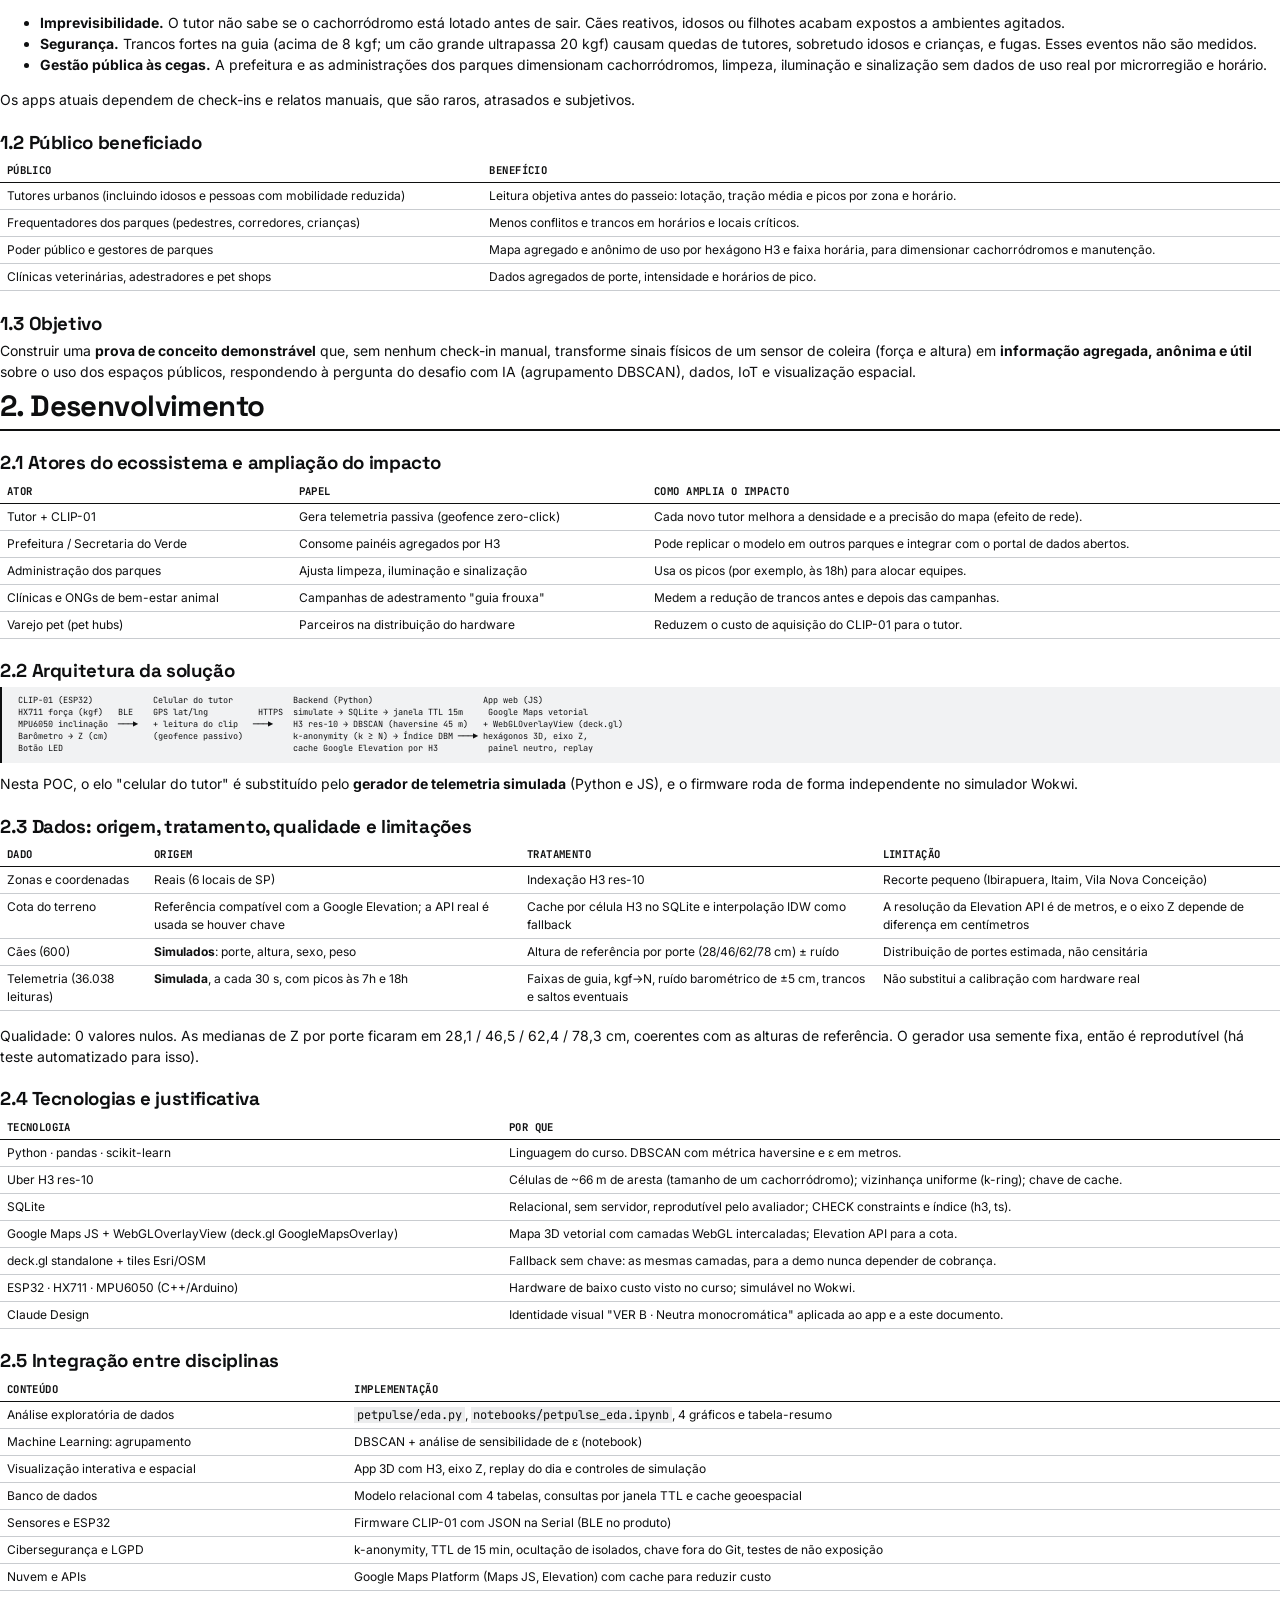
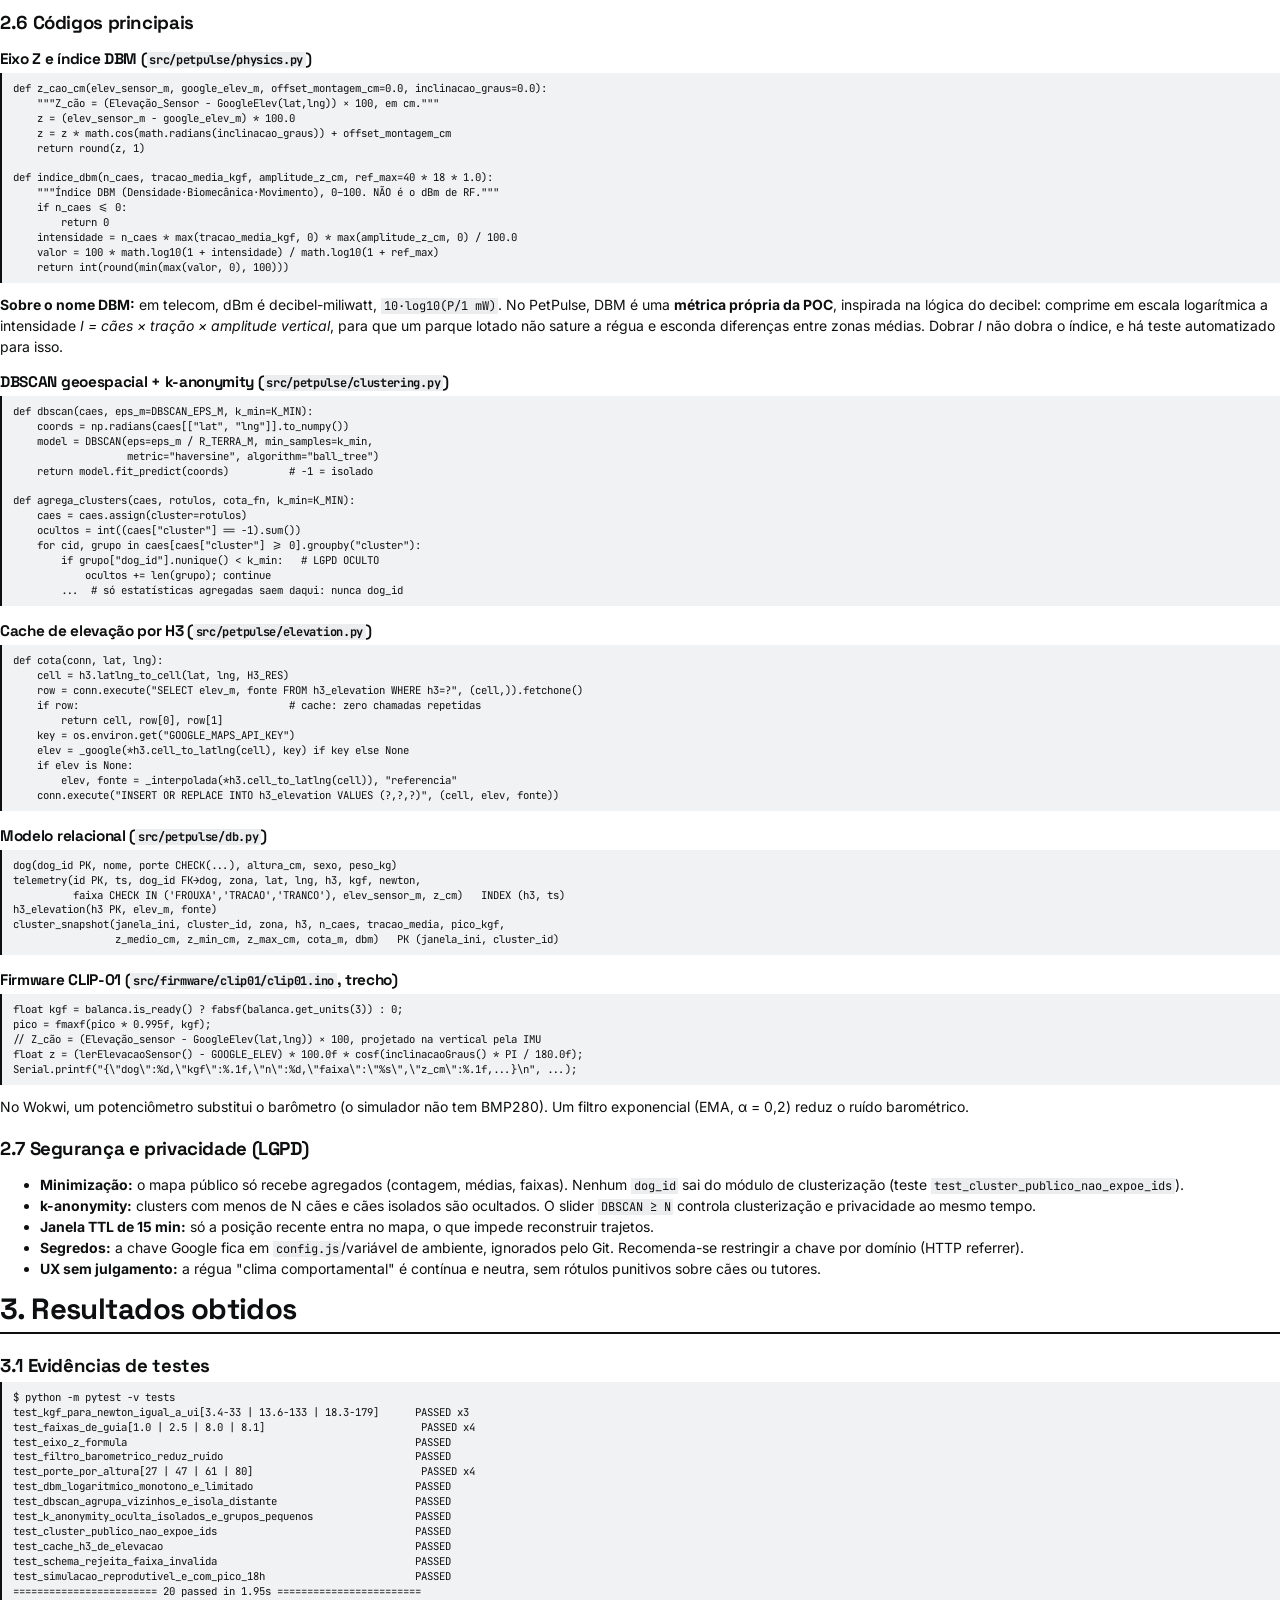
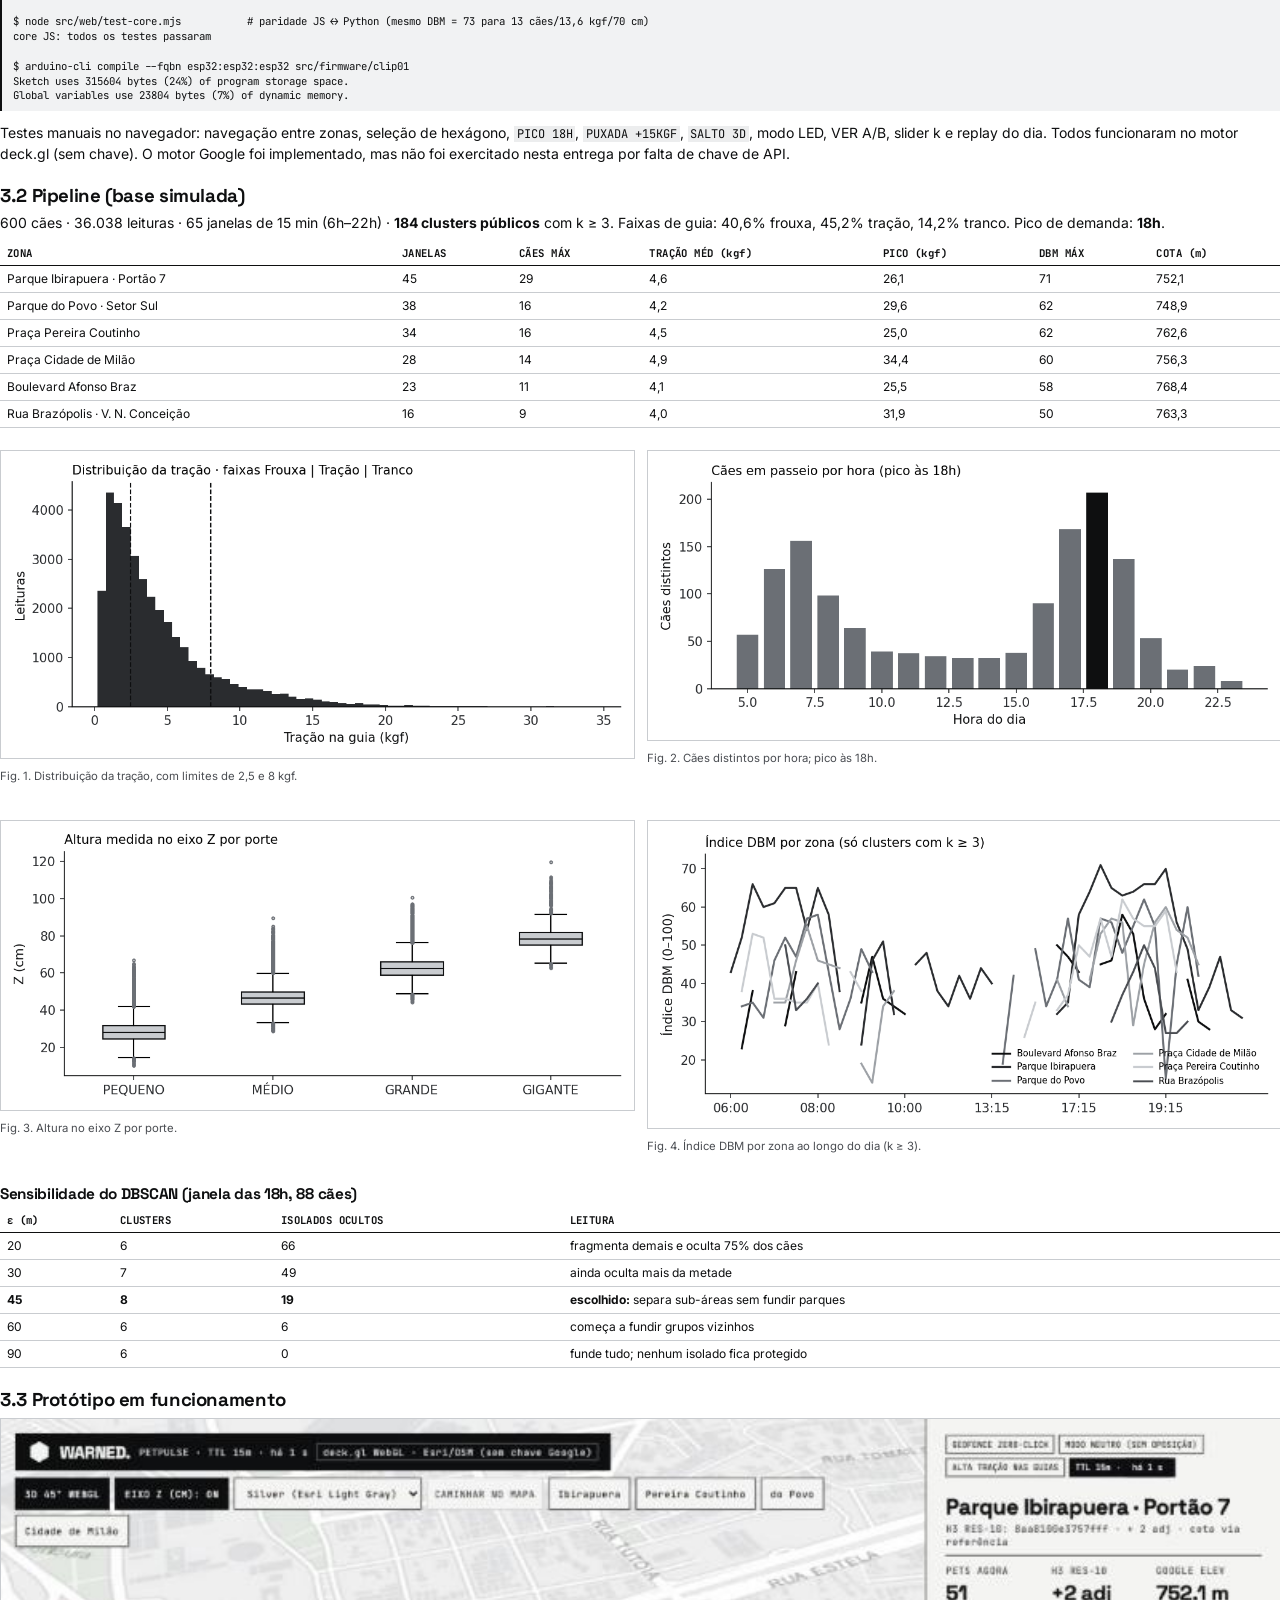
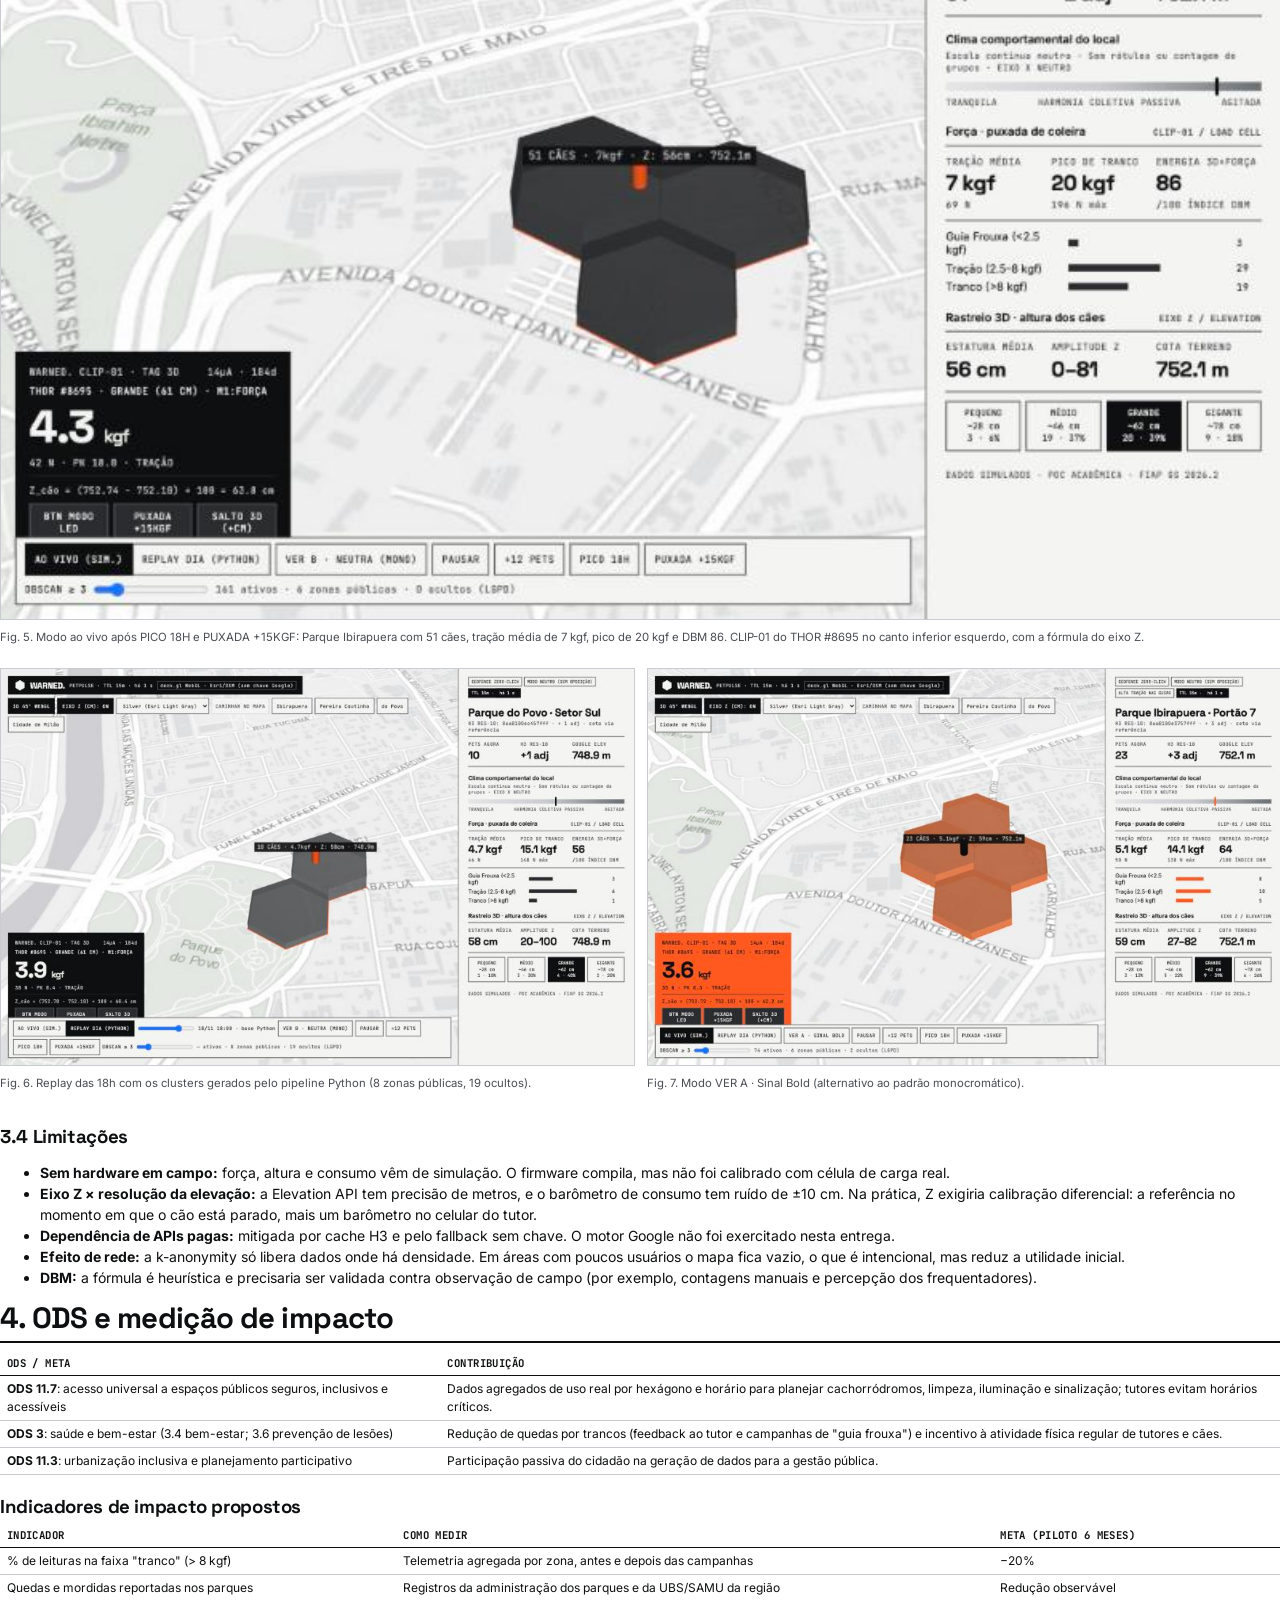
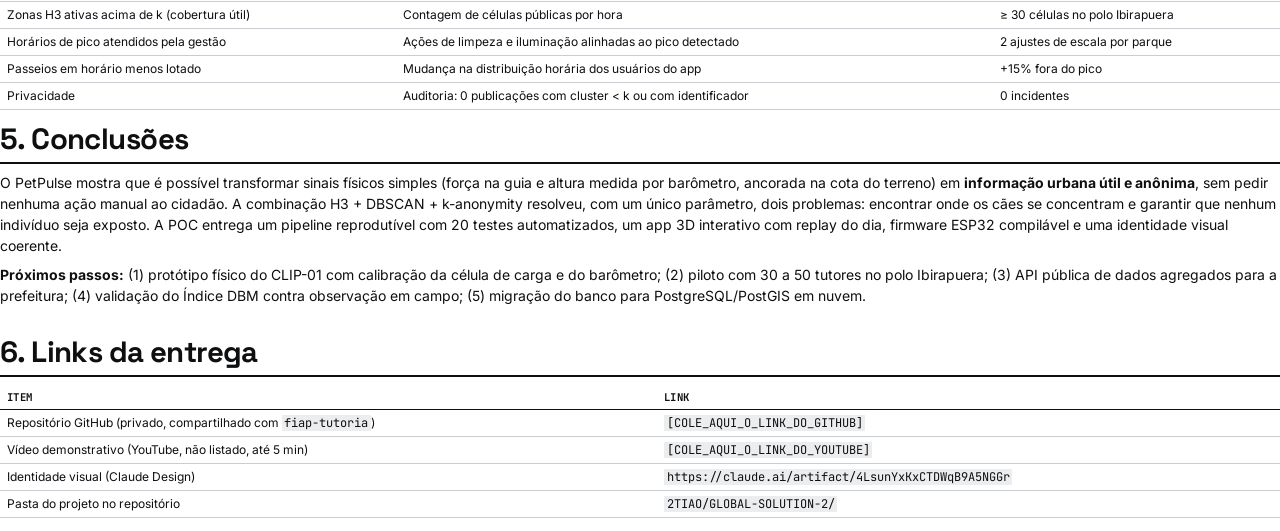
<file: 2TIAO/GLOBAL-SOLUTION-2/docs/entrega.html>
<!doctype html>
<html lang="pt-BR">
<head>
<meta charset="utf-8">
<title>PetPulse WARNED — Global Solution 2026.2</title>
<link href="https://fonts.googleapis.com/css2?family=Space+Grotesk:wght@500;700&family=Inter:wght@400;600&family=JetBrains+Mono:wght@400;600&display=swap" rel="stylesheet">
<style>
@page{size:A4;margin:18mm 18mm 20mm}
@page:first{margin:0}
:root{--ink:#0E0F10;--graf:#2A2C2F;--aco:#6B6F75;--nev:#C9CCD0;--bg:#F4F4F2;--dim:#4A4D52}
body{font-family:Inter,sans-serif;color:var(--ink);font-size:10.5pt;line-height:1.5;margin:0}
h1,h2,h3{font-family:'Space Grotesk',sans-serif;letter-spacing:-.02em;line-height:1.15}
h1{font-size:22pt;margin:0 0 6pt;border-bottom:1.5pt solid var(--ink);padding-bottom:4pt;break-after:avoid}
h2{font-size:14pt;margin:16pt 0 4pt;break-after:avoid}
h3{font-size:11.5pt;margin:12pt 0 3pt;break-after:avoid}
p{margin:0 0 6pt}
.mono,code,pre{font-family:'JetBrains Mono',monospace}
code{font-size:9pt;background:#ECEDEE;padding:0 2pt}
pre{font-size:8pt;line-height:1.4;background:#F1F2F3;border-left:2pt solid var(--ink);padding:6pt 8pt;white-space:pre-wrap;break-inside:avoid;margin:4pt 0 8pt}
table{border-collapse:collapse;width:100%;font-size:9pt;margin:4pt 0 10pt;break-inside:avoid}
th,td{border-bottom:.6pt solid var(--nev);padding:3pt 5pt;text-align:left;vertical-align:top}
th{border-bottom:1pt solid var(--ink);font-family:'JetBrains Mono',monospace;font-size:8pt;letter-spacing:.04em}
figure{margin:6pt 0 10pt;break-inside:avoid}
figure img{width:100%;border:.6pt solid var(--nev)}
figcaption{font-size:8.5pt;color:var(--dim);margin-top:3pt}
.half{display:grid;grid-template-columns:1fr 1fr;gap:10pt}
.note{border:1pt solid var(--ink);padding:6pt 9pt;margin:6pt 0 10pt;break-inside:avoid}
.note b{font-family:'JetBrains Mono',monospace;font-size:8.5pt}
section{break-before:page}
.cover{height:297mm;box-sizing:border-box;background:var(--bg);padding:24mm 22mm;display:flex;flex-direction:column;gap:14pt}
.cover .top{display:flex;justify-content:space-between;font-family:'JetBrains Mono',monospace;font-size:8.5pt;letter-spacing:.12em;color:var(--dim);border-bottom:1pt solid var(--ink);padding-bottom:8pt}
.cover .t1{font-family:'Space Grotesk',sans-serif;font-weight:700;font-size:64pt;letter-spacing:-.04em;line-height:.9;margin-top:60pt}
.cover .t2{font-family:'Space Grotesk',sans-serif;font-weight:500;font-size:19pt;color:var(--graf);max-width:150mm}
.cover .who{margin-top:auto;display:grid;grid-template-columns:1fr 1fr;gap:12pt;border-top:1pt solid var(--ink);padding-top:12pt}
.cover .who span{display:block;font-family:'JetBrains Mono',monospace;font-size:8pt;color:var(--dim)}
.cover .who b{font-size:12pt}
.toc li{margin:2pt 0}
</style>
</head>
<body>

<div class="cover">
  <div class="top"><span>FIAP · GRADUAÇÃO ON EM INTELIGÊNCIA ARTIFICIAL</span><span>GLOBAL SOLUTION 2026.2</span></div>
  <svg width="96" height="96" viewBox="0 0 132 132" style="margin-top:50pt"><polygon points="66,6 118,36 118,96 66,126 14,96 14,36" fill="#0E0F10"/><polyline points="24,70 46,70 54,52 64,90 74,40 82,70 108,70" fill="none" stroke="#F4F4F2" stroke-width="5" stroke-linejoin="round" stroke-linecap="round"/></svg>
  <div class="t1">PetPulse</div>
  <div class="t2">WARNED. Inteligência geográfica canina passiva para espaços públicos</div>
  <p style="max-width:140mm;color:#2A2C2F">Desafio CitizenTech: tecnologia centrada no cidadão. ODS 11.7 e ODS 3.</p>
  <div class="who">
    <div><span>INTEGRANTE</span><b>[NOME COMPLETO]</b><br><span>RM [RM]</span></div>
    <div><span>TURMA · GRUPO</span><b>[TURMA] · Grupo 28</b><br><span>Entrega: 19/11/2026</span></div>
  </div>
</div>

<section style="break-before:auto">
<h1>Sumário</h1>
<ol class="toc">
  <li>Introdução: problema, público, objetivo</li>
  <li>Desenvolvimento: ecossistema, arquitetura, dados, tecnologias, códigos principais, privacidade</li>
  <li>Resultados obtidos: testes, análise exploratória, protótipo e limitações</li>
  <li>ODS e medição de impacto</li>
  <li>Conclusões</li>
  <li>Links da entrega</li>
</ol>
<div class="note"><b>TRANSPARÊNCIA (REGRA 8)</b><br>
Todos os cães, leituras de sensores e cenários de carga mostrados neste documento e no protótipo (<code>+12 PETS</code>, <code>PICO 18H</code>, <code>PUXADA +15KGF</code>, <code>SALTO 3D</code>, perfil <code>THOR #8695</code>) são <b>dados simulados</b> por um gerador com semente fixa. Os locais e coordenadas são reais (São Paulo: Ibirapuera, Vila Nova Conceição e Itaim). As cotas de terreno são valores de referência, ou vêm da Google Elevation API quando há chave. O firmware foi compilado para ESP32, mas <b>não</b> foi testado em hardware físico em campo. Os valores de autonomia (14 µA / 184 dias) são meta de projeto, não medição.</div>
</section>

<section style="break-before:auto">
<h1>1. Introdução</h1>
<h2>1.1 Problema real</h2>
<p>São Paulo tem uma das maiores populações de cães domiciliados do país, e parques, praças e cachorródromos recebem centenas deles por dia, com concentração no fim da tarde. Três dores aparecem no cotidiano:</p>
<ul>
<li><b>Imprevisibilidade.</b> O tutor não sabe se o cachorródromo está lotado antes de sair. Cães reativos, idosos ou filhotes acabam expostos a ambientes agitados.</li>
<li><b>Segurança.</b> Trancos fortes na guia (acima de 8 kgf; um cão grande ultrapassa 20 kgf) causam quedas de tutores, sobretudo idosos e crianças, e fugas. Esses eventos não são medidos.</li>
<li><b>Gestão pública às cegas.</b> A prefeitura e as administrações dos parques dimensionam cachorródromos, limpeza, iluminação e sinalização sem dados de uso real por microrregião e horário.</li>
</ul>
<p>Os apps atuais dependem de check-ins e relatos manuais, que são raros, atrasados e subjetivos.</p>

<h2>1.2 Público beneficiado</h2>
<table>
<tr><th>PÚBLICO</th><th>BENEFÍCIO</th></tr>
<tr><td>Tutores urbanos (incluindo idosos e pessoas com mobilidade reduzida)</td><td>Leitura objetiva antes do passeio: lotação, tração média e picos por zona e horário.</td></tr>
<tr><td>Frequentadores dos parques (pedestres, corredores, crianças)</td><td>Menos conflitos e trancos em horários e locais críticos.</td></tr>
<tr><td>Poder público e gestores de parques</td><td>Mapa agregado e anônimo de uso por hexágono H3 e faixa horária, para dimensionar cachorródromos e manutenção.</td></tr>
<tr><td>Clínicas veterinárias, adestradores e pet shops</td><td>Dados agregados de porte, intensidade e horários de pico.</td></tr>
</table>

<h2>1.3 Objetivo</h2>
<p>Construir uma <b>prova de conceito demonstrável</b> que, sem nenhum check-in manual, transforme sinais físicos de um sensor de coleira (força e altura) em <b>informação agregada, anônima e útil</b> sobre o uso dos espaços públicos, respondendo à pergunta do desafio com IA (agrupamento DBSCAN), dados, IoT e visualização espacial.</p>
</section>

<section>
<h1>2. Desenvolvimento</h1>
<h2>2.1 Atores do ecossistema e ampliação do impacto</h2>
<table>
<tr><th>ATOR</th><th>PAPEL</th><th>COMO AMPLIA O IMPACTO</th></tr>
<tr><td>Tutor + CLIP-01</td><td>Gera telemetria passiva (geofence zero-click)</td><td>Cada novo tutor melhora a densidade e a precisão do mapa (efeito de rede).</td></tr>
<tr><td>Prefeitura / Secretaria do Verde</td><td>Consome painéis agregados por H3</td><td>Pode replicar o modelo em outros parques e integrar com o portal de dados abertos.</td></tr>
<tr><td>Administração dos parques</td><td>Ajusta limpeza, iluminação e sinalização</td><td>Usa os picos (por exemplo, às 18h) para alocar equipes.</td></tr>
<tr><td>Clínicas e ONGs de bem-estar animal</td><td>Campanhas de adestramento "guia frouxa"</td><td>Medem a redução de trancos antes e depois das campanhas.</td></tr>
<tr><td>Varejo pet (pet hubs)</td><td>Parceiros na distribuição do hardware</td><td>Reduzem o custo de aquisição do CLIP-01 para o tutor.</td></tr>
</table>

<h2>2.2 Arquitetura da solução</h2>
<pre style="white-space:pre;font-size:6.4pt">
 CLIP-01 (ESP32)            Celular do tutor            Backend (Python)                      App web (JS)
 HX711 força (kgf)   BLE    GPS lat/lng          HTTPS  simulate → SQLite → janela TTL 15m     Google Maps vetorial
 MPU6050 inclinação  ───▶   + leitura do clip   ───▶    H3 res-10 → DBSCAN (haversine 45 m)   + WebGLOverlayView (deck.gl)
 Barômetro → Z (cm)         (geofence passivo)          k-anonymity (k ≥ N) → Índice DBM ───▶ hexágonos 3D, eixo Z,
 Botão LED                                              cache Google Elevation por H3          painel neutro, replay
</pre>
<p>Nesta POC, o elo "celular do tutor" é substituído pelo <b>gerador de telemetria simulada</b> (Python e JS), e o firmware roda de forma independente no simulador Wokwi.</p>

<h2>2.3 Dados: origem, tratamento, qualidade e limitações</h2>
<table>
<tr><th>DADO</th><th>ORIGEM</th><th>TRATAMENTO</th><th>LIMITAÇÃO</th></tr>
<tr><td>Zonas e coordenadas</td><td>Reais (6 locais de SP)</td><td>Indexação H3 res-10</td><td>Recorte pequeno (Ibirapuera, Itaim, Vila Nova Conceição)</td></tr>
<tr><td>Cota do terreno</td><td>Referência compatível com a Google Elevation; a API real é usada se houver chave</td><td>Cache por célula H3 no SQLite e interpolação IDW como fallback</td><td>A resolução da Elevation API é de metros, e o eixo Z depende de diferença em centímetros</td></tr>
<tr><td>Cães (600)</td><td><b>Simulados</b>: porte, altura, sexo, peso</td><td>Altura de referência por porte (28/46/62/78 cm) ± ruído</td><td>Distribuição de portes estimada, não censitária</td></tr>
<tr><td>Telemetria (36.038 leituras)</td><td><b>Simulada</b>, a cada 30 s, com picos às 7h e 18h</td><td>Faixas de guia, kgf→N, ruído barométrico de ±5 cm, trancos e saltos eventuais</td><td>Não substitui a calibração com hardware real</td></tr>
</table>
<p>Qualidade: 0 valores nulos. As medianas de Z por porte ficaram em 28,1 / 46,5 / 62,4 / 78,3 cm, coerentes com as alturas de referência. O gerador usa semente fixa, então é reprodutível (há teste automatizado para isso).</p>

<h2>2.4 Tecnologias e justificativa</h2>
<table>
<tr><th>TECNOLOGIA</th><th>POR QUE</th></tr>
<tr><td>Python · pandas · scikit-learn</td><td>Linguagem do curso. DBSCAN com métrica haversine e ε em metros.</td></tr>
<tr><td>Uber H3 res-10</td><td>Células de ~66 m de aresta (tamanho de um cachorródromo); vizinhança uniforme (k-ring); chave de cache.</td></tr>
<tr><td>SQLite</td><td>Relacional, sem servidor, reprodutível pelo avaliador; CHECK constraints e índice (h3, ts).</td></tr>
<tr><td>Google Maps JS + WebGLOverlayView (deck.gl GoogleMapsOverlay)</td><td>Mapa 3D vetorial com camadas WebGL intercaladas; Elevation API para a cota.</td></tr>
<tr><td>deck.gl standalone + tiles Esri/OSM</td><td>Fallback sem chave: as mesmas camadas, para a demo nunca depender de cobrança.</td></tr>
<tr><td>ESP32 · HX711 · MPU6050 (C++/Arduino)</td><td>Hardware de baixo custo visto no curso; simulável no Wokwi.</td></tr>
<tr><td>Claude Design</td><td>Identidade visual "VER B · Neutra monocromática" aplicada ao app e a este documento.</td></tr>
</table>

<h2>2.5 Integração entre disciplinas</h2>
<table>
<tr><th>CONTEÚDO</th><th>IMPLEMENTAÇÃO</th></tr>
<tr><td>Análise exploratória de dados</td><td><code>petpulse/eda.py</code>, <code>notebooks/petpulse_eda.ipynb</code>, 4 gráficos e tabela-resumo</td></tr>
<tr><td>Machine Learning: agrupamento</td><td>DBSCAN + análise de sensibilidade de ε (notebook)</td></tr>
<tr><td>Visualização interativa e espacial</td><td>App 3D com H3, eixo Z, replay do dia e controles de simulação</td></tr>
<tr><td>Banco de dados</td><td>Modelo relacional com 4 tabelas, consultas por janela TTL e cache geoespacial</td></tr>
<tr><td>Sensores e ESP32</td><td>Firmware CLIP-01 com JSON na Serial (BLE no produto)</td></tr>
<tr><td>Cibersegurança e LGPD</td><td>k-anonymity, TTL de 15 min, ocultação de isolados, chave fora do Git, testes de não exposição</td></tr>
<tr><td>Nuvem e APIs</td><td>Google Maps Platform (Maps JS, Elevation) com cache para reduzir custo</td></tr>
</table>
</section>

<section>
<h2>2.6 Códigos principais</h2>
<h3>Eixo Z e índice DBM (<code>src/petpulse/physics.py</code>)</h3>
<pre>def z_cao_cm(elev_sensor_m, google_elev_m, offset_montagem_cm=0.0, inclinacao_graus=0.0):
    """Z_cão = (Elevação_Sensor − GoogleElev(lat,lng)) × 100, em cm."""
    z = (elev_sensor_m - google_elev_m) * 100.0
    z = z * math.cos(math.radians(inclinacao_graus)) + offset_montagem_cm
    return round(z, 1)

def indice_dbm(n_caes, tracao_media_kgf, amplitude_z_cm, ref_max=40 * 18 * 1.0):
    """Índice DBM (Densidade·Biomecânica·Movimento), 0–100. NÃO é o dBm de RF."""
    if n_caes &lt;= 0:
        return 0
    intensidade = n_caes * max(tracao_media_kgf, 0) * max(amplitude_z_cm, 0) / 100.0
    valor = 100 * math.log10(1 + intensidade) / math.log10(1 + ref_max)
    return int(round(min(max(valor, 0), 100)))</pre>
<p><b>Sobre o nome DBM:</b> em telecom, dBm é decibel-miliwatt, <code>10·log10(P/1 mW)</code>. No PetPulse, DBM é uma <b>métrica própria da POC</b>, inspirada na lógica do decibel: comprime em escala logarítmica a intensidade <i>I = cães × tração × amplitude vertical</i>, para que um parque lotado não sature a régua e esconda diferenças entre zonas médias. Dobrar <i>I</i> não dobra o índice, e há teste automatizado para isso.</p>

<h3>DBSCAN geoespacial + k-anonymity (<code>src/petpulse/clustering.py</code>)</h3>
<pre>def dbscan(caes, eps_m=DBSCAN_EPS_M, k_min=K_MIN):
    coords = np.radians(caes[["lat", "lng"]].to_numpy())
    model = DBSCAN(eps=eps_m / R_TERRA_M, min_samples=k_min,
                   metric="haversine", algorithm="ball_tree")
    return model.fit_predict(coords)          # -1 = isolado

def agrega_clusters(caes, rotulos, cota_fn, k_min=K_MIN):
    caes = caes.assign(cluster=rotulos)
    ocultos = int((caes["cluster"] == -1).sum())
    for cid, grupo in caes[caes["cluster"] &gt;= 0].groupby("cluster"):
        if grupo["dog_id"].nunique() &lt; k_min:   # LGPD OCULTO
            ocultos += len(grupo); continue
        ...  # só estatísticas agregadas saem daqui: nunca dog_id</pre>

<h3>Cache de elevação por H3 (<code>src/petpulse/elevation.py</code>)</h3>
<pre>def cota(conn, lat, lng):
    cell = h3.latlng_to_cell(lat, lng, H3_RES)
    row = conn.execute("SELECT elev_m, fonte FROM h3_elevation WHERE h3=?", (cell,)).fetchone()
    if row:                                   # cache: zero chamadas repetidas
        return cell, row[0], row[1]
    key = os.environ.get("GOOGLE_MAPS_API_KEY")
    elev = _google(*h3.cell_to_latlng(cell), key) if key else None
    if elev is None:
        elev, fonte = _interpolada(*h3.cell_to_latlng(cell)), "referencia"
    conn.execute("INSERT OR REPLACE INTO h3_elevation VALUES (?,?,?)", (cell, elev, fonte))</pre>

<h3>Modelo relacional (<code>src/petpulse/db.py</code>)</h3>
<pre>dog(dog_id PK, nome, porte CHECK(...), altura_cm, sexo, peso_kg)
telemetry(id PK, ts, dog_id FK→dog, zona, lat, lng, h3, kgf, newton,
          faixa CHECK IN ('FROUXA','TRACAO','TRANCO'), elev_sensor_m, z_cm)   INDEX (h3, ts)
h3_elevation(h3 PK, elev_m, fonte)
cluster_snapshot(janela_ini, cluster_id, zona, h3, n_caes, tracao_media, pico_kgf,
                 z_medio_cm, z_min_cm, z_max_cm, cota_m, dbm)   PK (janela_ini, cluster_id)</pre>

<h3>Firmware CLIP-01 (<code>src/firmware/clip01/clip01.ino</code>, trecho)</h3>
<pre>float kgf = balanca.is_ready() ? fabsf(balanca.get_units(3)) : 0;
pico = fmaxf(pico * 0.995f, kgf);
// Z_cão = (Elevação_sensor − GoogleElev(lat,lng)) × 100, projetado na vertical pela IMU
float z = (lerElevacaoSensor() - GOOGLE_ELEV) * 100.0f * cosf(inclinacaoGraus() * PI / 180.0f);
Serial.printf("{\"dog\":%d,\"kgf\":%.1f,\"n\":%d,\"faixa\":\"%s\",\"z_cm\":%.1f,...}\n", ...);</pre>
<p>No Wokwi, um potenciômetro substitui o barômetro (o simulador não tem BMP280). Um filtro exponencial (EMA, α = 0,2) reduz o ruído barométrico.</p>

<h2>2.7 Segurança e privacidade (LGPD)</h2>
<ul>
<li><b>Minimização:</b> o mapa público só recebe agregados (contagem, médias, faixas). Nenhum <code>dog_id</code> sai do módulo de clusterização (teste <code>test_cluster_publico_nao_expoe_ids</code>).</li>
<li><b>k-anonymity:</b> clusters com menos de N cães e cães isolados são ocultados. O slider <code>DBSCAN ≥ N</code> controla clusterização e privacidade ao mesmo tempo.</li>
<li><b>Janela TTL de 15 min:</b> só a posição recente entra no mapa, o que impede reconstruir trajetos.</li>
<li><b>Segredos:</b> a chave Google fica em <code>config.js</code>/variável de ambiente, ignorados pelo Git. Recomenda-se restringir a chave por domínio (HTTP referrer).</li>
<li><b>UX sem julgamento:</b> a régua "clima comportamental" é contínua e neutra, sem rótulos punitivos sobre cães ou tutores.</li>
</ul>
</section>

<section>
<h1>3. Resultados obtidos</h1>
<h2>3.1 Evidências de testes</h2>
<pre>$ python -m pytest -v tests
test_kgf_para_newton_igual_a_ui[3.4-33 | 13.6-133 | 18.3-179]      PASSED x3
test_faixas_de_guia[1.0 | 2.5 | 8.0 | 8.1]                          PASSED x4
test_eixo_z_formula                                                PASSED
test_filtro_barometrico_reduz_ruido                                PASSED
test_porte_por_altura[27 | 47 | 61 | 80]                            PASSED x4
test_dbm_logaritmico_monotono_e_limitado                           PASSED
test_dbscan_agrupa_vizinhos_e_isola_distante                       PASSED
test_k_anonymity_oculta_isolados_e_grupos_pequenos                 PASSED
test_cluster_publico_nao_expoe_ids                                 PASSED
test_cache_h3_de_elevacao                                          PASSED
test_schema_rejeita_faixa_invalida                                 PASSED
test_simulacao_reprodutivel_e_com_pico_18h                         PASSED
======================== 20 passed in 1.95s ========================

$ node src/web/test-core.mjs           # paridade JS ↔ Python (mesmo DBM = 73 para 13 cães/13,6 kgf/70 cm)
core JS: todos os testes passaram

$ arduino-cli compile --fqbn esp32:esp32:esp32 src/firmware/clip01
Sketch uses 315604 bytes (24%) of program storage space.
Global variables use 23804 bytes (7%) of dynamic memory.</pre>
<p>Testes manuais no navegador: navegação entre zonas, seleção de hexágono, <code>PICO 18H</code>, <code>PUXADA +15KGF</code>, <code>SALTO 3D</code>, modo LED, VER A/B, slider k e replay do dia. Todos funcionaram no motor deck.gl (sem chave). O motor Google foi implementado, mas não foi exercitado nesta entrega por falta de chave de API.</p>

<h2>3.2 Pipeline (base simulada)</h2>
<p>600 cães · 36.038 leituras · 65 janelas de 15 min (6h–22h) · <b>184 clusters públicos</b> com k ≥ 3. Faixas de guia: 40,6% frouxa, 45,2% tração, 14,2% tranco. Pico de demanda: <b>18h</b>.</p>
<table>
<tr><th>ZONA</th><th>JANELAS</th><th>CÃES MÁX</th><th>TRAÇÃO MÉD (kgf)</th><th>PICO (kgf)</th><th>DBM MÁX</th><th>COTA (m)</th></tr>
<tr><td>Parque Ibirapuera · Portão 7</td><td>45</td><td>29</td><td>4,6</td><td>26,1</td><td>71</td><td>752,1</td></tr>
<tr><td>Parque do Povo · Setor Sul</td><td>38</td><td>16</td><td>4,2</td><td>29,6</td><td>62</td><td>748,9</td></tr>
<tr><td>Praça Pereira Coutinho</td><td>34</td><td>16</td><td>4,5</td><td>25,0</td><td>62</td><td>762,6</td></tr>
<tr><td>Praça Cidade de Milão</td><td>28</td><td>14</td><td>4,9</td><td>34,4</td><td>60</td><td>756,3</td></tr>
<tr><td>Boulevard Afonso Braz</td><td>23</td><td>11</td><td>4,1</td><td>25,5</td><td>58</td><td>768,4</td></tr>
<tr><td>Rua Brazópolis · V. N. Conceição</td><td>16</td><td>9</td><td>4,0</td><td>31,9</td><td>50</td><td>763,3</td></tr>
</table>

<div class="half">
<figure><img src="img/eda_tracao.png"><figcaption>Fig. 1. Distribuição da tração, com limites de 2,5 e 8 kgf.</figcaption></figure>
<figure><img src="img/eda_hora.png"><figcaption>Fig. 2. Cães distintos por hora; pico às 18h.</figcaption></figure>
<figure><img src="img/eda_eixo_z.png"><figcaption>Fig. 3. Altura no eixo Z por porte.</figcaption></figure>
<figure><img src="img/eda_dbm.png"><figcaption>Fig. 4. Índice DBM por zona ao longo do dia (k ≥ 3).</figcaption></figure>
</div>

<h3>Sensibilidade do DBSCAN (janela das 18h, 88 cães)</h3>
<table>
<tr><th>ε (m)</th><th>CLUSTERS</th><th>ISOLADOS OCULTOS</th><th>LEITURA</th></tr>
<tr><td>20</td><td>6</td><td>66</td><td>fragmenta demais e oculta 75% dos cães</td></tr>
<tr><td>30</td><td>7</td><td>49</td><td>ainda oculta mais da metade</td></tr>
<tr><td><b>45</b></td><td><b>8</b></td><td><b>19</b></td><td><b>escolhido:</b> separa sub-áreas sem fundir parques</td></tr>
<tr><td>60</td><td>6</td><td>6</td><td>começa a fundir grupos vizinhos</td></tr>
<tr><td>90</td><td>6</td><td>0</td><td>funde tudo; nenhum isolado fica protegido</td></tr>
</table>
</section>

<section>
<h2>3.3 Protótipo em funcionamento</h2>
<figure><img src="img/app_ibirapuera_pico.jpg"><figcaption>Fig. 5. Modo ao vivo após PICO 18H e PUXADA +15KGF: Parque Ibirapuera com 51 cães, tração média de 7 kgf, pico de 20 kgf e DBM 86. CLIP-01 do THOR #8695 no canto inferior esquerdo, com a fórmula do eixo Z.</figcaption></figure>
<div class="half">
<figure><img src="img/app_replay_python.jpg"><figcaption>Fig. 6. Replay das 18h com os clusters gerados pelo pipeline Python (8 zonas públicas, 19 ocultos).</figcaption></figure>
<figure><img src="img/app_ver_a.jpg"><figcaption>Fig. 7. Modo VER A · Sinal Bold (alternativo ao padrão monocromático).</figcaption></figure>
</div>

<h2>3.4 Limitações</h2>
<ul>
<li><b>Sem hardware em campo:</b> força, altura e consumo vêm de simulação. O firmware compila, mas não foi calibrado com célula de carga real.</li>
<li><b>Eixo Z × resolução da elevação:</b> a Elevation API tem precisão de metros, e o barômetro de consumo tem ruído de ±10 cm. Na prática, Z exigiria calibração diferencial: a referência no momento em que o cão está parado, mais um barômetro no celular do tutor.</li>
<li><b>Dependência de APIs pagas:</b> mitigada por cache H3 e pelo fallback sem chave. O motor Google não foi exercitado nesta entrega.</li>
<li><b>Efeito de rede:</b> a k-anonymity só libera dados onde há densidade. Em áreas com poucos usuários o mapa fica vazio, o que é intencional, mas reduz a utilidade inicial.</li>
<li><b>DBM:</b> a fórmula é heurística e precisaria ser validada contra observação de campo (por exemplo, contagens manuais e percepção dos frequentadores).</li>
</ul>
</section>

<section>
<h1>4. ODS e medição de impacto</h1>
<table>
<tr><th>ODS / META</th><th>CONTRIBUIÇÃO</th></tr>
<tr><td><b>ODS 11.7</b>: acesso universal a espaços públicos seguros, inclusivos e acessíveis</td><td>Dados agregados de uso real por hexágono e horário para planejar cachorródromos, limpeza, iluminação e sinalização; tutores evitam horários críticos.</td></tr>
<tr><td><b>ODS 3</b>: saúde e bem-estar (3.4 bem-estar; 3.6 prevenção de lesões)</td><td>Redução de quedas por trancos (feedback ao tutor e campanhas de "guia frouxa") e incentivo à atividade física regular de tutores e cães.</td></tr>
<tr><td><b>ODS 11.3</b>: urbanização inclusiva e planejamento participativo</td><td>Participação passiva do cidadão na geração de dados para a gestão pública.</td></tr>
</table>
<h2>Indicadores de impacto propostos</h2>
<table>
<tr><th>INDICADOR</th><th>COMO MEDIR</th><th>META (PILOTO 6 MESES)</th></tr>
<tr><td>% de leituras na faixa "tranco" (&gt; 8 kgf)</td><td>Telemetria agregada por zona, antes e depois das campanhas</td><td>−20%</td></tr>
<tr><td>Quedas e mordidas reportadas nos parques</td><td>Registros da administração dos parques e da UBS/SAMU da região</td><td>Redução observável</td></tr>
<tr><td>Zonas H3 ativas acima de k (cobertura útil)</td><td>Contagem de células públicas por hora</td><td>≥ 30 células no polo Ibirapuera</td></tr>
<tr><td>Horários de pico atendidos pela gestão</td><td>Ações de limpeza e iluminação alinhadas ao pico detectado</td><td>2 ajustes de escala por parque</td></tr>
<tr><td>Passeios em horário menos lotado</td><td>Mudança na distribuição horária dos usuários do app</td><td>+15% fora do pico</td></tr>
<tr><td>Privacidade</td><td>Auditoria: 0 publicações com cluster &lt; k ou com identificador</td><td>0 incidentes</td></tr>
</table>
</section>

<section style="break-before:auto">
<h1>5. Conclusões</h1>
<p>O PetPulse mostra que é possível transformar sinais físicos simples (força na guia e altura medida por barômetro, ancorada na cota do terreno) em <b>informação urbana útil e anônima</b>, sem pedir nenhuma ação manual ao cidadão. A combinação H3 + DBSCAN + k-anonymity resolveu, com um único parâmetro, dois problemas: encontrar onde os cães se concentram e garantir que nenhum indivíduo seja exposto. A POC entrega um pipeline reprodutível com 20 testes automatizados, um app 3D interativo com replay do dia, firmware ESP32 compilável e uma identidade visual coerente.</p>
<p><b>Próximos passos:</b> (1) protótipo físico do CLIP-01 com calibração da célula de carga e do barômetro; (2) piloto com 30 a 50 tutores no polo Ibirapuera; (3) API pública de dados agregados para a prefeitura; (4) validação do Índice DBM contra observação em campo; (5) migração do banco para PostgreSQL/PostGIS em nuvem.</p>

<h1 style="margin-top:22pt">6. Links da entrega</h1>
<table>
<tr><th>ITEM</th><th>LINK</th></tr>
<tr><td>Repositório GitHub (privado, compartilhado com <code>fiap-tutoria</code>)</td><td><code>[COLE_AQUI_O_LINK_DO_GITHUB]</code></td></tr>
<tr><td>Vídeo demonstrativo (YouTube, não listado, até 5 min)</td><td><code>[COLE_AQUI_O_LINK_DO_YOUTUBE]</code></td></tr>
<tr><td>Identidade visual (Claude Design)</td><td><code>https://claude.ai/artifact/4LsunYxKxCTDWqB9A5NGGr</code></td></tr>
<tr><td>Pasta do projeto no repositório</td><td><code>2TIAO/GLOBAL-SOLUTION-2/</code></td></tr>
</table>
</section>
</body>
</html>
</file>
